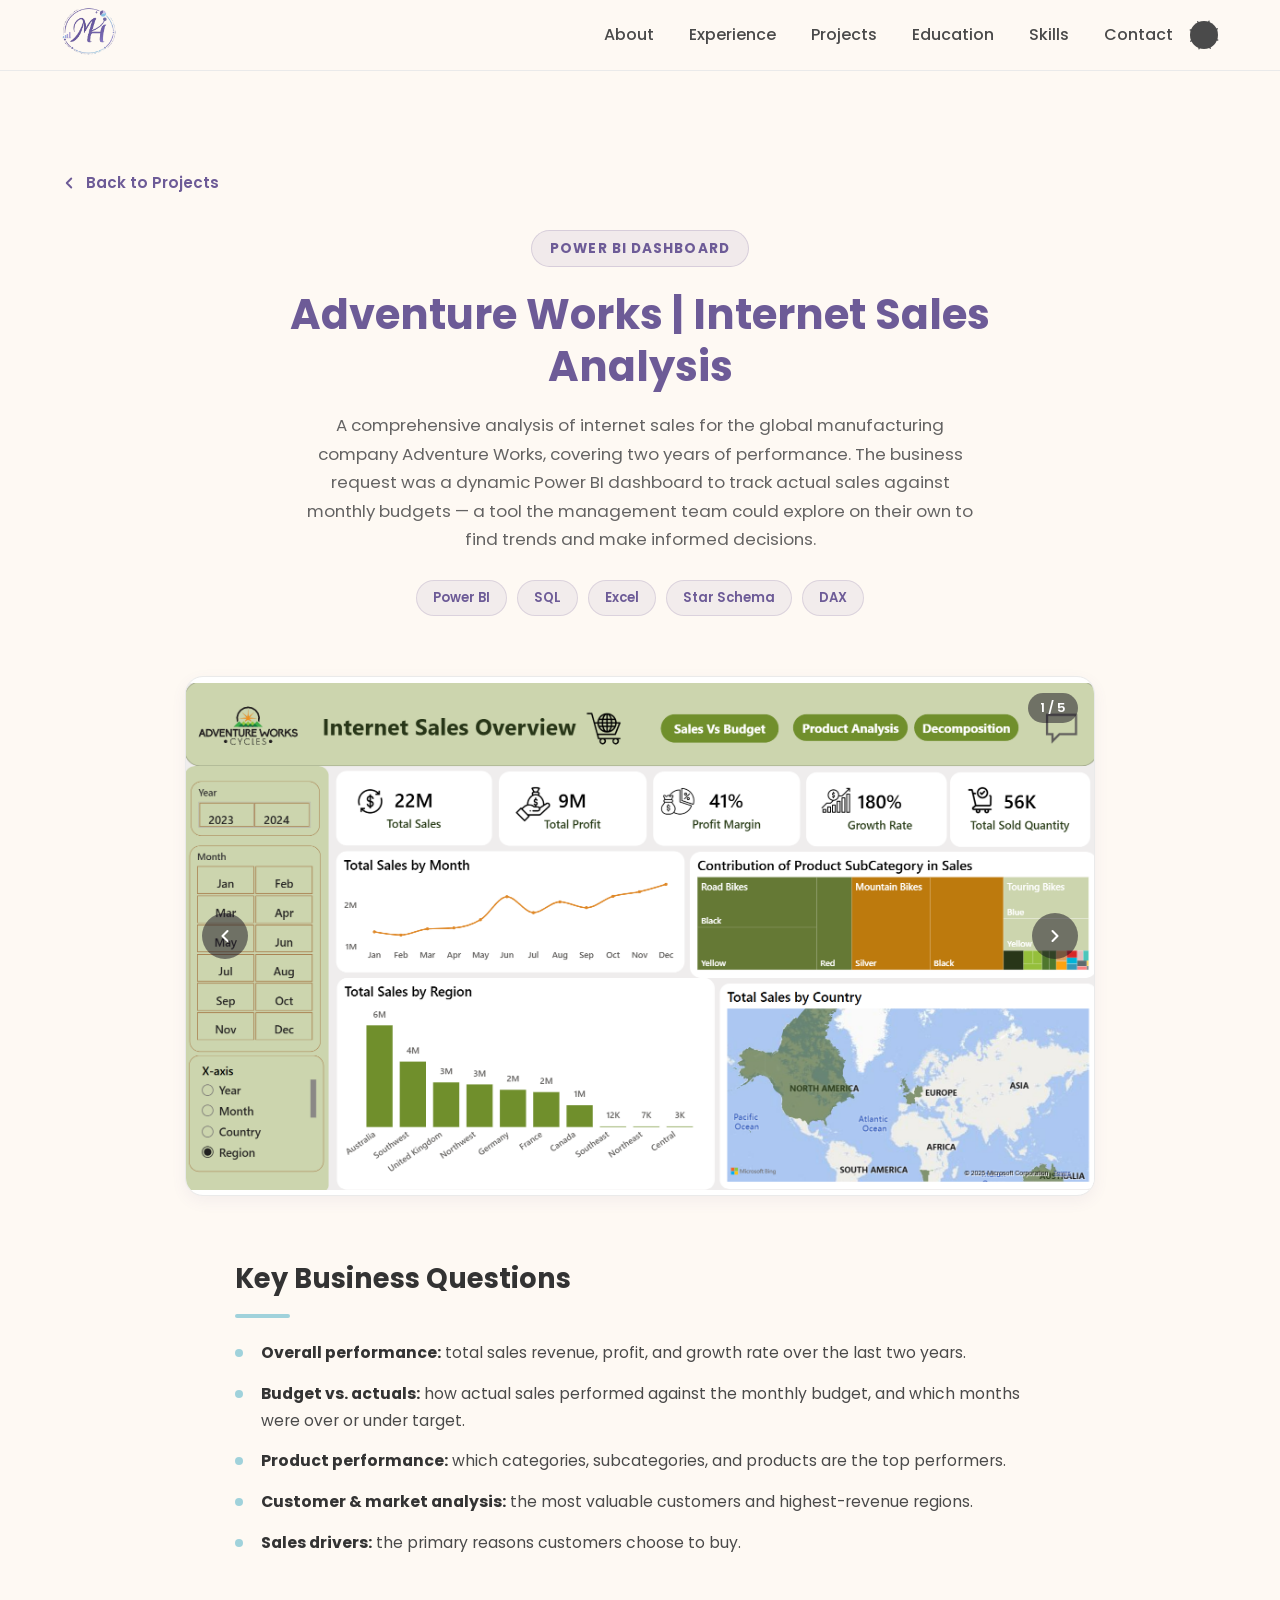
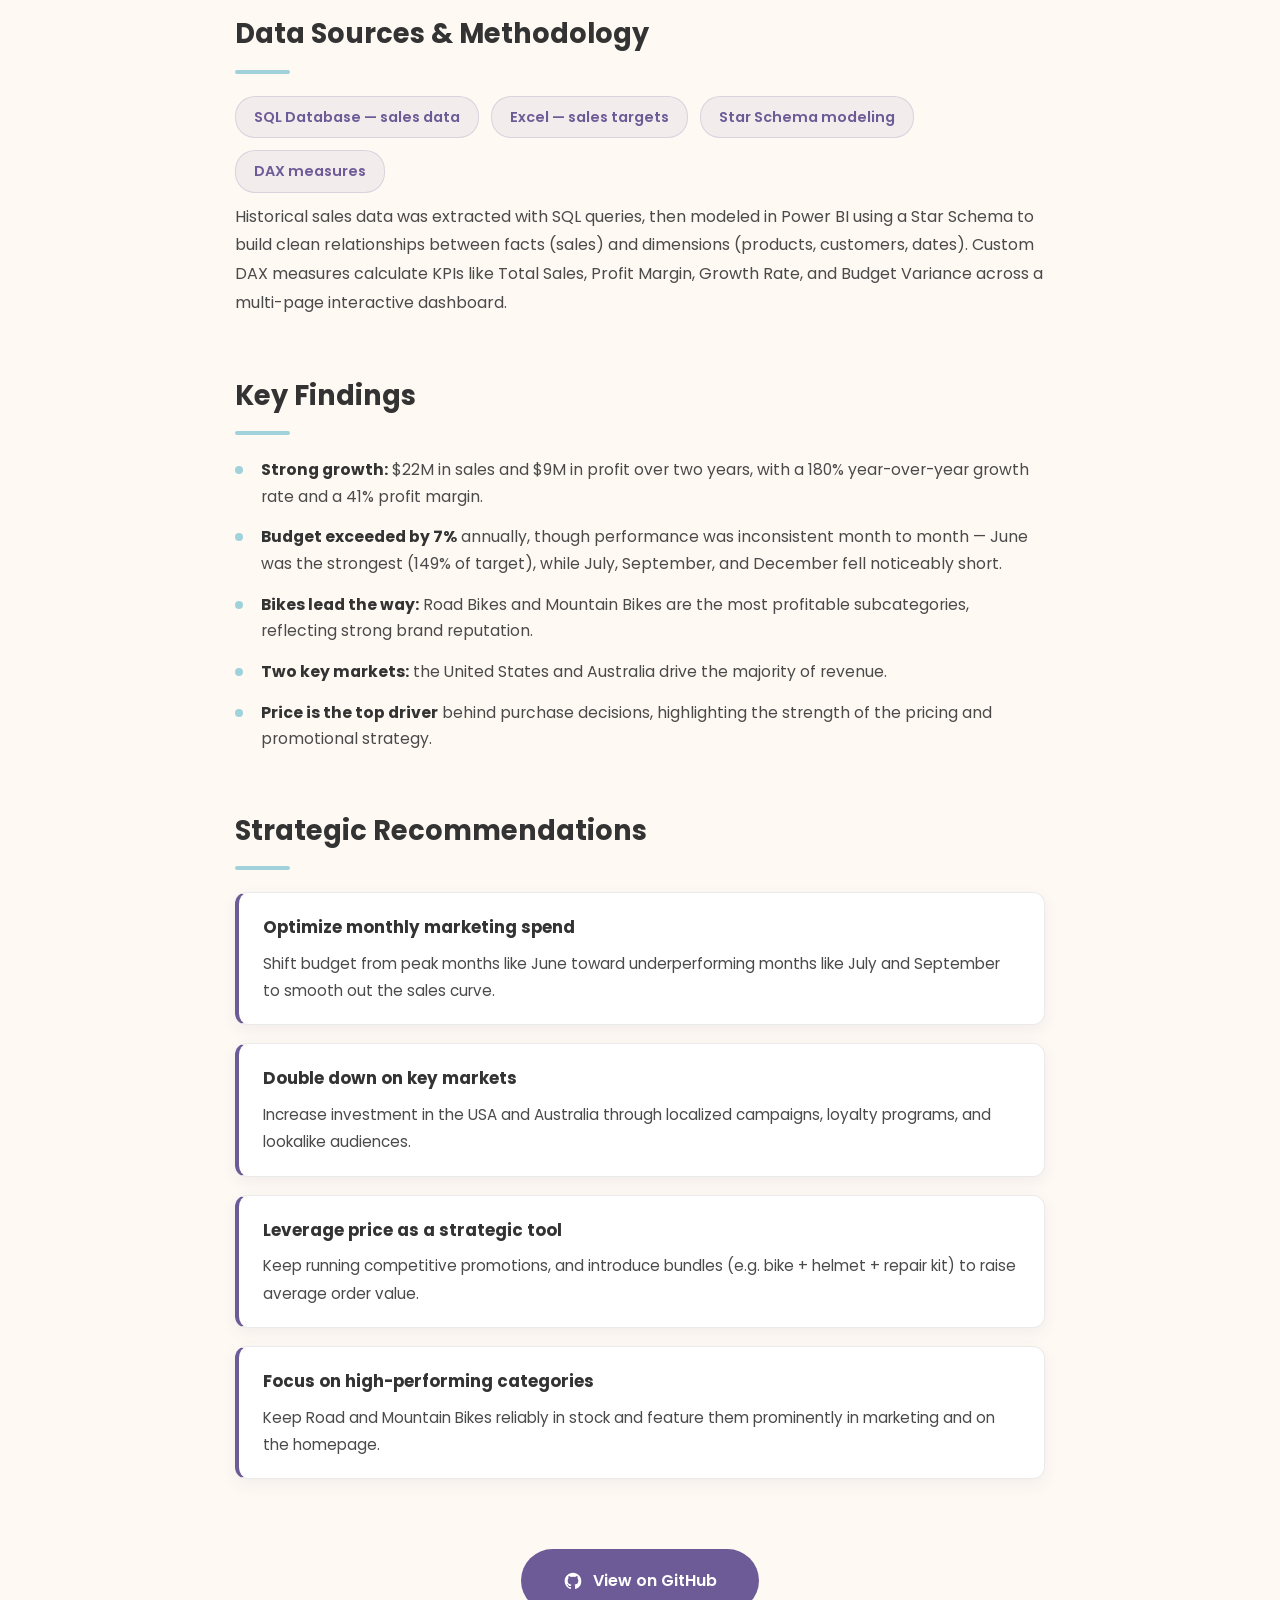
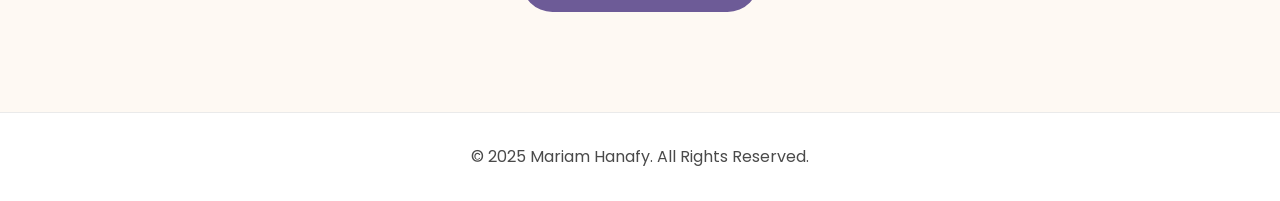
<file: projects/adventure-works.html>
<!DOCTYPE html>
<html lang="en">
<head>
    <meta charset="UTF-8">
    <meta name="viewport" content="width=device-width, initial-scale=1.0">
    <title>Adventure Works | Internet Sales Analysis | Mariam Hanafy</title>
    <link rel="icon" type="image/svg+xml" href="../logo.png">
    <link rel="stylesheet" href="../style.css">
    <link rel="preconnect" href="https://fonts.googleapis.com">
    <link rel="preconnect" href="https://fonts.gstatic.com" crossorigin>
    <link href="https://fonts.googleapis.com/css2?family=Poppins:wght@300;400;500;600;700&display=swap" rel="stylesheet">
</head>
<body>

    <header>
        <div class="container">
            <nav>
                <a href="../index.html" class="logo">
                    <img src="../logo.png" alt="Mariam Hanafy Logo">
                </a>
                <div class="nav-right">
                    <ul class="nav-links">
                        <li><a href="../index.html#about">About</a></li>
                        <li><a href="../index.html#experience">Experience</a></li>
                        <li><a href="../index.html#projects">Projects</a></li>
                        <li><a href="../index.html#education">Education</a></li>
                        <li><a href="../index.html#skills">Skills</a></li>
                        <li><a href="../index.html#contact">Contact</a></li>
                    </ul>
                    <button class="theme-toggle" id="theme-toggle" title="Toggles light & dark" aria-label="auto" aria-live="polite">
                        <svg class="sun-and-moon" aria-hidden="true" width="24" height="24" viewBox="0 0 24 24">
                            <mask class="moon" id="moon-mask"><rect x="0" y="0" width="100%" height="100%" fill="white" /><circle cx="24" cy="10" r="6" fill="black" /></mask>
                            <circle class="sun" cx="12" cy="12" r="6" mask="url(#moon-mask)" fill="currentColor" />
                            <g class="sun-beams" stroke="currentColor"><line x1="12" y1="1" x2="12" y2="3" /><line x1="12" y1="21" x2="12" y2="23" /><line x1="4.22" y1="4.22" x2="5.64" y2="5.64" /><line x1="18.36" y1="18.36" x2="19.78" y2="19.78" /><line x1="1" y1="12" x2="3" y2="12" /><line x1="21" y1="12" x2="23" y2="12" /><line x1="4.22" y1="19.78" x2="5.64" y2="18.36" /><line x1="18.36" y1="5.64" x2="19.78" y2="4.22" /></g>
                        </svg>
                    </button>
                    <button class="hamburger-btn" id="hamburger-btn" aria-label="Open menu">
                        <span></span><span></span><span></span>
                    </button>
                </div>
            </nav>
        </div>
    </header>

    <main>
        <div class="detail-back-wrap">
            <a href="../index.html#projects" class="detail-back-link">
                <svg viewBox="0 0 24 24" fill="none" stroke="currentColor" stroke-width="2.5" stroke-linecap="round" stroke-linejoin="round"><polyline points="15 18 9 12 15 6"/></svg>
                Back to Projects
            </a>
        </div>

        <section class="detail-hero">
            <span class="detail-kicker">Power BI Dashboard</span>
            <h1>Adventure Works | Internet Sales Analysis</h1>
            <p class="detail-tagline">A comprehensive analysis of internet sales for the global manufacturing company Adventure Works, covering two years of performance. The business request was a dynamic Power BI dashboard to track actual sales against monthly budgets — a tool the management team could explore on their own to find trends and make informed decisions.</p>
            <div class="detail-tags">
                <span>Power BI</span>
                <span>SQL</span>
                <span>Excel</span>
                <span>Star Schema</span>
                <span>DAX</span>
            </div>
        </section>

        <div class="detail-gallery">
            <div class="detail-carousel">
                <div class="detail-carousel-track">
                    <img src="../Adventure works project/Adventure_works_1.png" alt="Adventure Works dashboard page 1">
                    <img src="../Adventure works project/Adventure_works_2.png" alt="Adventure Works dashboard page 2">
                    <img src="../Adventure works project/Adventure_works_3.png" alt="Adventure Works dashboard page 3">
                    <img src="../Adventure works project/Adventure_works_4.png" alt="Adventure Works dashboard page 4">
                    <img src="../Adventure works project/Adventure_works_5.png" alt="Adventure Works dashboard page 5">
                </div>
                <button class="detail-carousel-btn prev" aria-label="Previous page"><svg viewBox="0 0 24 24" fill="none" stroke="currentColor" stroke-width="2.5" stroke-linecap="round" stroke-linejoin="round"><polyline points="15 18 9 12 15 6"/></svg></button>
                <button class="detail-carousel-btn next" aria-label="Next page"><svg viewBox="0 0 24 24" fill="none" stroke="currentColor" stroke-width="2.5" stroke-linecap="round" stroke-linejoin="round"><polyline points="9 18 15 12 9 6"/></svg></button>
                <div class="detail-carousel-counter">1 / 5</div>
                <div class="detail-carousel-dots">
                    <button class="detail-carousel-dot active" aria-label="Slide 1"></button>
                    <button class="detail-carousel-dot" aria-label="Slide 2"></button>
                    <button class="detail-carousel-dot" aria-label="Slide 3"></button>
                    <button class="detail-carousel-dot" aria-label="Slide 4"></button>
                    <button class="detail-carousel-dot" aria-label="Slide 5"></button>
                </div>
            </div>
        </div>

        <div class="detail-content">

            <h2>Key Business Questions</h2>
            <ul class="detail-list">
                <li><strong>Overall performance:</strong> total sales revenue, profit, and growth rate over the last two years.</li>
                <li><strong>Budget vs. actuals:</strong> how actual sales performed against the monthly budget, and which months were over or under target.</li>
                <li><strong>Product performance:</strong> which categories, subcategories, and products are the top performers.</li>
                <li><strong>Customer & market analysis:</strong> the most valuable customers and highest-revenue regions.</li>
                <li><strong>Sales drivers:</strong> the primary reasons customers choose to buy.</li>
            </ul>

            <h2>Data Sources & Methodology</h2>
            <div class="detail-tools-row">
                <span>SQL Database — sales data</span>
                <span>Excel — sales targets</span>
                <span>Star Schema modeling</span>
                <span>DAX measures</span>
            </div>
            <p>Historical sales data was extracted with SQL queries, then modeled in Power BI using a Star Schema to build clean relationships between facts (sales) and dimensions (products, customers, dates). Custom DAX measures calculate KPIs like Total Sales, Profit Margin, Growth Rate, and Budget Variance across a multi-page interactive dashboard.</p>

            <h2>Key Findings</h2>
            <ul class="detail-list">
                <li><strong>Strong growth:</strong> $22M in sales and $9M in profit over two years, with a 180% year-over-year growth rate and a 41% profit margin.</li>
                <li><strong>Budget exceeded by 7%</strong> annually, though performance was inconsistent month to month — June was the strongest (149% of target), while July, September, and December fell noticeably short.</li>
                <li><strong>Bikes lead the way:</strong> Road Bikes and Mountain Bikes are the most profitable subcategories, reflecting strong brand reputation.</li>
                <li><strong>Two key markets:</strong> the United States and Australia drive the majority of revenue.</li>
                <li><strong>Price is the top driver</strong> behind purchase decisions, highlighting the strength of the pricing and promotional strategy.</li>
            </ul>

            <h2>Strategic Recommendations</h2>
            <div class="detail-recommend-list">
                <div class="detail-recommend-item">
                    <h4>Optimize monthly marketing spend</h4>
                    <p>Shift budget from peak months like June toward underperforming months like July and September to smooth out the sales curve.</p>
                </div>
                <div class="detail-recommend-item">
                    <h4>Double down on key markets</h4>
                    <p>Increase investment in the USA and Australia through localized campaigns, loyalty programs, and lookalike audiences.</p>
                </div>
                <div class="detail-recommend-item">
                    <h4>Leverage price as a strategic tool</h4>
                    <p>Keep running competitive promotions, and introduce bundles (e.g. bike + helmet + repair kit) to raise average order value.</p>
                </div>
                <div class="detail-recommend-item">
                    <h4>Focus on high-performing categories</h4>
                    <p>Keep Road and Mountain Bikes reliably in stock and feature them prominently in marketing and on the homepage.</p>
                </div>
            </div>

        </div>

        <div class="detail-cta">
            <a href="https://github.com/MariamHanafy14/Adventure-works-sales-target-analysis/blob/main/README.md" target="_blank" class="detail-github-btn">
                <svg viewBox="0 0 24 24" fill="currentColor"><path d="M12 2C6.477 2 2 6.484 2 12.017c0 4.425 2.865 8.18 6.839 9.504.5.092.682-.217.682-.483 0-.237-.008-.868-.013-1.703-2.782.605-3.369-1.343-3.369-1.343-.454-1.158-1.11-1.466-1.11-1.466-.908-.62.069-.608.069-.608 1.003.07 1.531 1.032 1.531 1.032.892 1.53 2.341 1.088 2.91.832.092-.647.35-1.088.636-1.338-2.22-.253-4.555-1.113-4.555-4.951 0-1.093.39-1.988 1.029-2.688-.103-.253-.446-1.272.098-2.65 0 0 .84-.27 2.75 1.026A9.564 9.564 0 0 1 12 6.844a9.59 9.59 0 0 1 2.504.337c1.909-1.296 2.747-1.027 2.747-1.027.546 1.379.202 2.398.1 2.651.64.7 1.028 1.595 1.028 2.688 0 3.848-2.339 4.695-4.566 4.943.359.309.678.92.678 1.855 0 1.338-.012 2.419-.012 2.747 0 .268.18.58.688.482A10.02 10.02 0 0 0 22 12.017C22 6.484 17.522 2 12 2z"/></svg>
                View on GitHub
            </a>
        </div>
    </main>

    <footer>
        <div class="container">
            <p>&copy; 2025 Mariam Hanafy. All Rights Reserved.</p>
        </div>
    </footer>

    <script src="../script.js"></script>
</body>
</html>
</file>
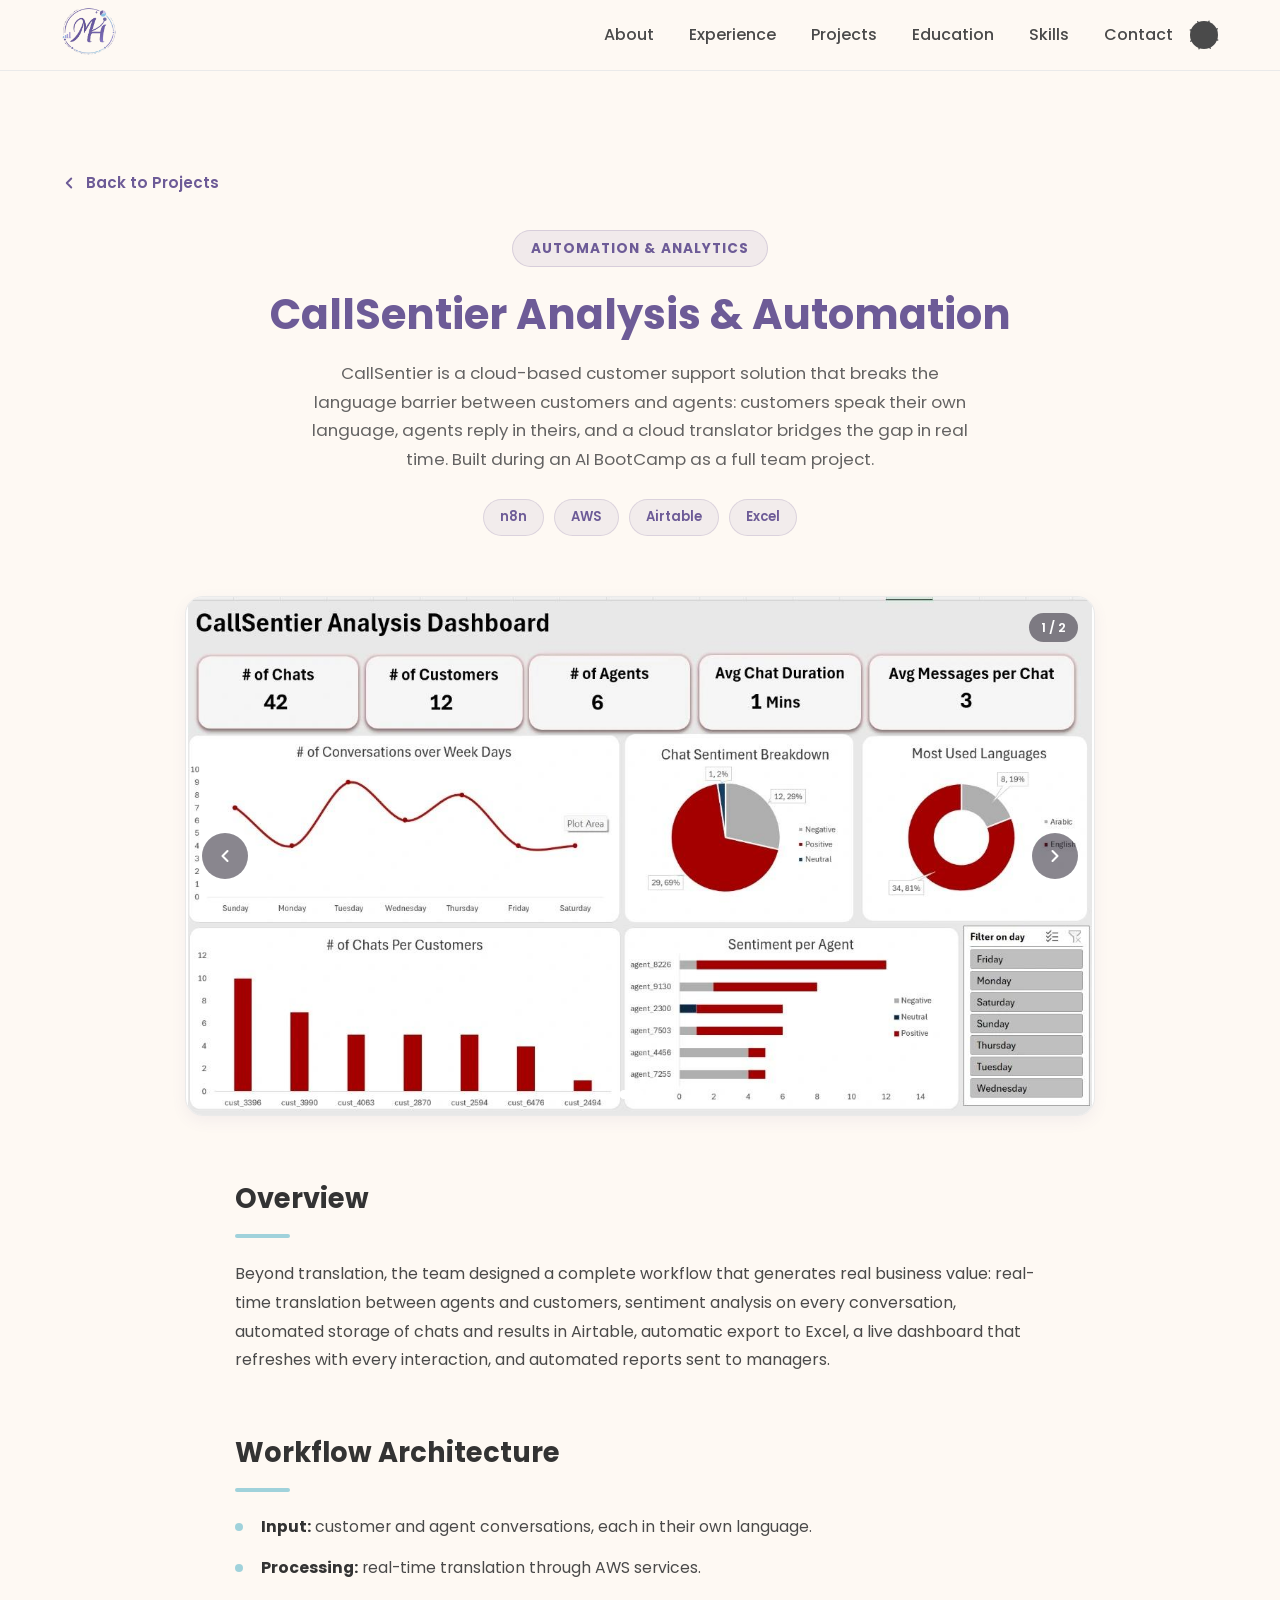
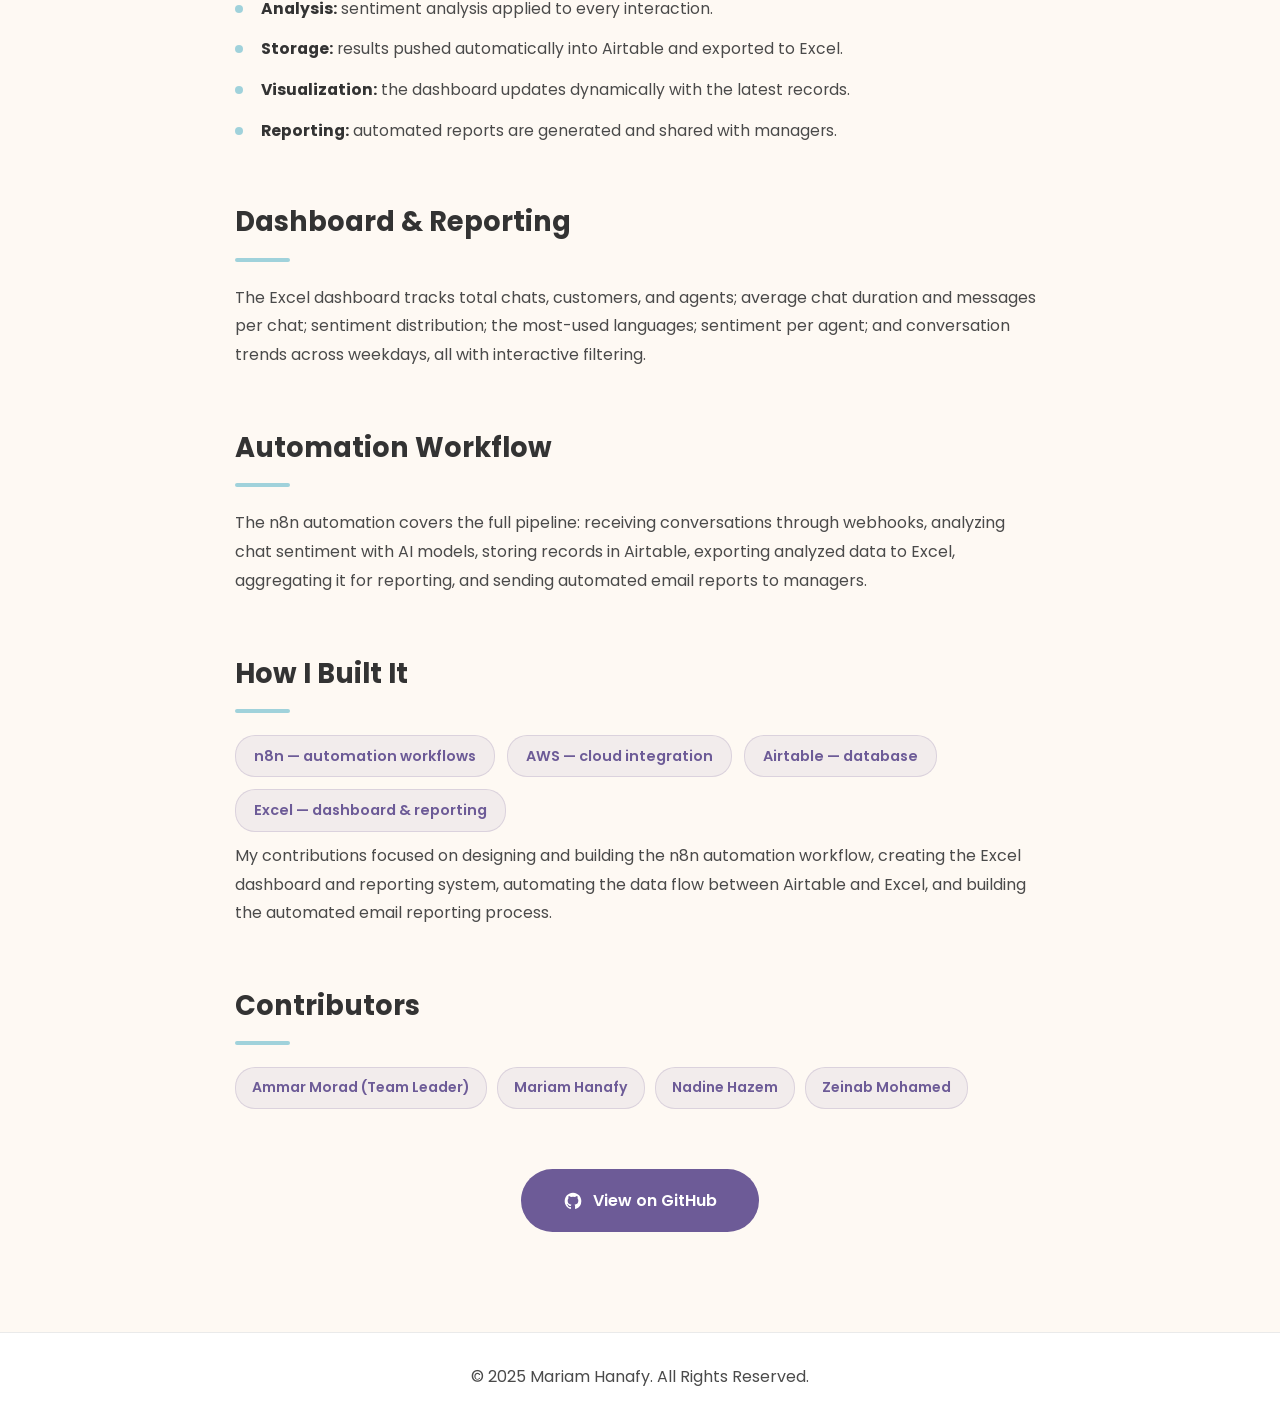
<file: projects/callsentier.html>
<!DOCTYPE html>
<html lang="en">
<head>
    <meta charset="UTF-8">
    <meta name="viewport" content="width=device-width, initial-scale=1.0">
    <title>CallSentier Analysis & Automation | Mariam Hanafy</title>
    <link rel="icon" type="image/svg+xml" href="../logo.png">
    <link rel="stylesheet" href="../style.css">
    <link rel="preconnect" href="https://fonts.googleapis.com">
    <link rel="preconnect" href="https://fonts.gstatic.com" crossorigin>
    <link href="https://fonts.googleapis.com/css2?family=Poppins:wght@300;400;500;600;700&display=swap" rel="stylesheet">
</head>
<body>

    <header>
        <div class="container">
            <nav>
                <a href="../index.html" class="logo">
                    <img src="../logo.png" alt="Mariam Hanafy Logo">
                </a>
                <div class="nav-right">
                    <ul class="nav-links">
                        <li><a href="../index.html#about">About</a></li>
                        <li><a href="../index.html#experience">Experience</a></li>
                        <li><a href="../index.html#projects">Projects</a></li>
                        <li><a href="../index.html#education">Education</a></li>
                        <li><a href="../index.html#skills">Skills</a></li>
                        <li><a href="../index.html#contact">Contact</a></li>
                    </ul>
                    <button class="theme-toggle" id="theme-toggle" title="Toggles light & dark" aria-label="auto" aria-live="polite">
                        <svg class="sun-and-moon" aria-hidden="true" width="24" height="24" viewBox="0 0 24 24">
                            <mask class="moon" id="moon-mask"><rect x="0" y="0" width="100%" height="100%" fill="white" /><circle cx="24" cy="10" r="6" fill="black" /></mask>
                            <circle class="sun" cx="12" cy="12" r="6" mask="url(#moon-mask)" fill="currentColor" />
                            <g class="sun-beams" stroke="currentColor"><line x1="12" y1="1" x2="12" y2="3" /><line x1="12" y1="21" x2="12" y2="23" /><line x1="4.22" y1="4.22" x2="5.64" y2="5.64" /><line x1="18.36" y1="18.36" x2="19.78" y2="19.78" /><line x1="1" y1="12" x2="3" y2="12" /><line x1="21" y1="12" x2="23" y2="12" /><line x1="4.22" y1="19.78" x2="5.64" y2="18.36" /><line x1="18.36" y1="5.64" x2="19.78" y2="4.22" /></g>
                        </svg>
                    </button>
                    <button class="hamburger-btn" id="hamburger-btn" aria-label="Open menu">
                        <span></span><span></span><span></span>
                    </button>
                </div>
            </nav>
        </div>
    </header>

    <main>
        <div class="detail-back-wrap">
            <a href="../index.html#projects" class="detail-back-link">
                <svg viewBox="0 0 24 24" fill="none" stroke="currentColor" stroke-width="2.5" stroke-linecap="round" stroke-linejoin="round"><polyline points="15 18 9 12 15 6"/></svg>
                Back to Projects
            </a>
        </div>

        <section class="detail-hero">
            <span class="detail-kicker">Automation & Analytics</span>
            <h1>CallSentier Analysis & Automation</h1>
            <p class="detail-tagline">CallSentier is a cloud-based customer support solution that breaks the language barrier between customers and agents: customers speak their own language, agents reply in theirs, and a cloud translator bridges the gap in real time. Built during an AI BootCamp as a full team project.</p>
            <div class="detail-tags">
                <span>n8n</span>
                <span>AWS</span>
                <span>Airtable</span>
                <span>Excel</span>
            </div>
        </section>

        <div class="detail-gallery">
            <div class="detail-carousel">
                <div class="detail-carousel-track">
                    <img src="../Call Sentier project/Call_Sentier_1.png" alt="CallSentier Excel Dashboard">
                    <img src="../Call Sentier project/CallSentier Automation Work Flow.png" alt="CallSentier n8n Automation Workflow">
                </div>
                <button class="detail-carousel-btn prev" aria-label="Previous page"><svg viewBox="0 0 24 24" fill="none" stroke="currentColor" stroke-width="2.5" stroke-linecap="round" stroke-linejoin="round"><polyline points="15 18 9 12 15 6"/></svg></button>
                <button class="detail-carousel-btn next" aria-label="Next page"><svg viewBox="0 0 24 24" fill="none" stroke="currentColor" stroke-width="2.5" stroke-linecap="round" stroke-linejoin="round"><polyline points="9 18 15 12 9 6"/></svg></button>
                <div class="detail-carousel-counter">1 / 2</div>
                <div class="detail-carousel-dots">
                    <button class="detail-carousel-dot active" aria-label="Slide 1"></button>
                    <button class="detail-carousel-dot" aria-label="Slide 2"></button>
                </div>
            </div>
        </div>

        <div class="detail-content">

            <h2>Overview</h2>
            <p>Beyond translation, the team designed a complete workflow that generates real business value: real-time translation between agents and customers, sentiment analysis on every conversation, automated storage of chats and results in Airtable, automatic export to Excel, a live dashboard that refreshes with every interaction, and automated reports sent to managers.</p>

            <h2>Workflow Architecture</h2>
            <ul class="detail-list">
                <li><strong>Input:</strong> customer and agent conversations, each in their own language.</li>
                <li><strong>Processing:</strong> real-time translation through AWS services.</li>
                <li><strong>Analysis:</strong> sentiment analysis applied to every interaction.</li>
                <li><strong>Storage:</strong> results pushed automatically into Airtable and exported to Excel.</li>
                <li><strong>Visualization:</strong> the dashboard updates dynamically with the latest records.</li>
                <li><strong>Reporting:</strong> automated reports are generated and shared with managers.</li>
            </ul>

            <h2>Dashboard & Reporting</h2>
            <p>The Excel dashboard tracks total chats, customers, and agents; average chat duration and messages per chat; sentiment distribution; the most-used languages; sentiment per agent; and conversation trends across weekdays, all with interactive filtering.</p>

            <h2>Automation Workflow</h2>
            <p>The n8n automation covers the full pipeline: receiving conversations through webhooks, analyzing chat sentiment with AI models, storing records in Airtable, exporting analyzed data to Excel, aggregating it for reporting, and sending automated email reports to managers.</p>

            <h2>How I Built It</h2>
            <div class="detail-tools-row">
                <span>n8n — automation workflows</span>
                <span>AWS — cloud integration</span>
                <span>Airtable — database</span>
                <span>Excel — dashboard & reporting</span>
            </div>
            <p>My contributions focused on designing and building the n8n automation workflow, creating the Excel dashboard and reporting system, automating the data flow between Airtable and Excel, and building the automated email reporting process.</p>

            <h2>Contributors</h2>
            <ul class="detail-contributors">
                <li><a href="https://github.com/ammarmorad24" target="_blank">Ammar Morad (Team Leader)</a></li>
                <li><a href="https://github.com/MariamHanafy14" target="_blank">Mariam Hanafy</a></li>
                <li><a href="https://github.com/Nadine305" target="_blank">Nadine Hazem</a></li>
                <li><a href="https://github.com/zeinab-mohamed0" target="_blank">Zeinab Mohamed</a></li>
            </ul>

        </div>

        <div class="detail-cta">
            <a href="https://github.com/MariamHanafy14/CallSentier-Analysis-Automation/blob/main/README.md" target="_blank" class="detail-github-btn">
                <svg viewBox="0 0 24 24" fill="currentColor"><path d="M12 2C6.477 2 2 6.484 2 12.017c0 4.425 2.865 8.18 6.839 9.504.5.092.682-.217.682-.483 0-.237-.008-.868-.013-1.703-2.782.605-3.369-1.343-3.369-1.343-.454-1.158-1.11-1.466-1.11-1.466-.908-.62.069-.608.069-.608 1.003.07 1.531 1.032 1.531 1.032.892 1.53 2.341 1.088 2.91.832.092-.647.35-1.088.636-1.338-2.22-.253-4.555-1.113-4.555-4.951 0-1.093.39-1.988 1.029-2.688-.103-.253-.446-1.272.098-2.65 0 0 .84-.27 2.75 1.026A9.564 9.564 0 0 1 12 6.844a9.59 9.59 0 0 1 2.504.337c1.909-1.296 2.747-1.027 2.747-1.027.546 1.379.202 2.398.1 2.651.64.7 1.028 1.595 1.028 2.688 0 3.848-2.339 4.695-4.566 4.943.359.309.678.92.678 1.855 0 1.338-.012 2.419-.012 2.747 0 .268.18.58.688.482A10.02 10.02 0 0 0 22 12.017C22 6.484 17.522 2 12 2z"/></svg>
                View on GitHub
            </a>
        </div>
    </main>

    <footer>
        <div class="container">
            <p>&copy; 2025 Mariam Hanafy. All Rights Reserved.</p>
        </div>
    </footer>

    <script src="../script.js"></script>
</body>
</html>
</file>
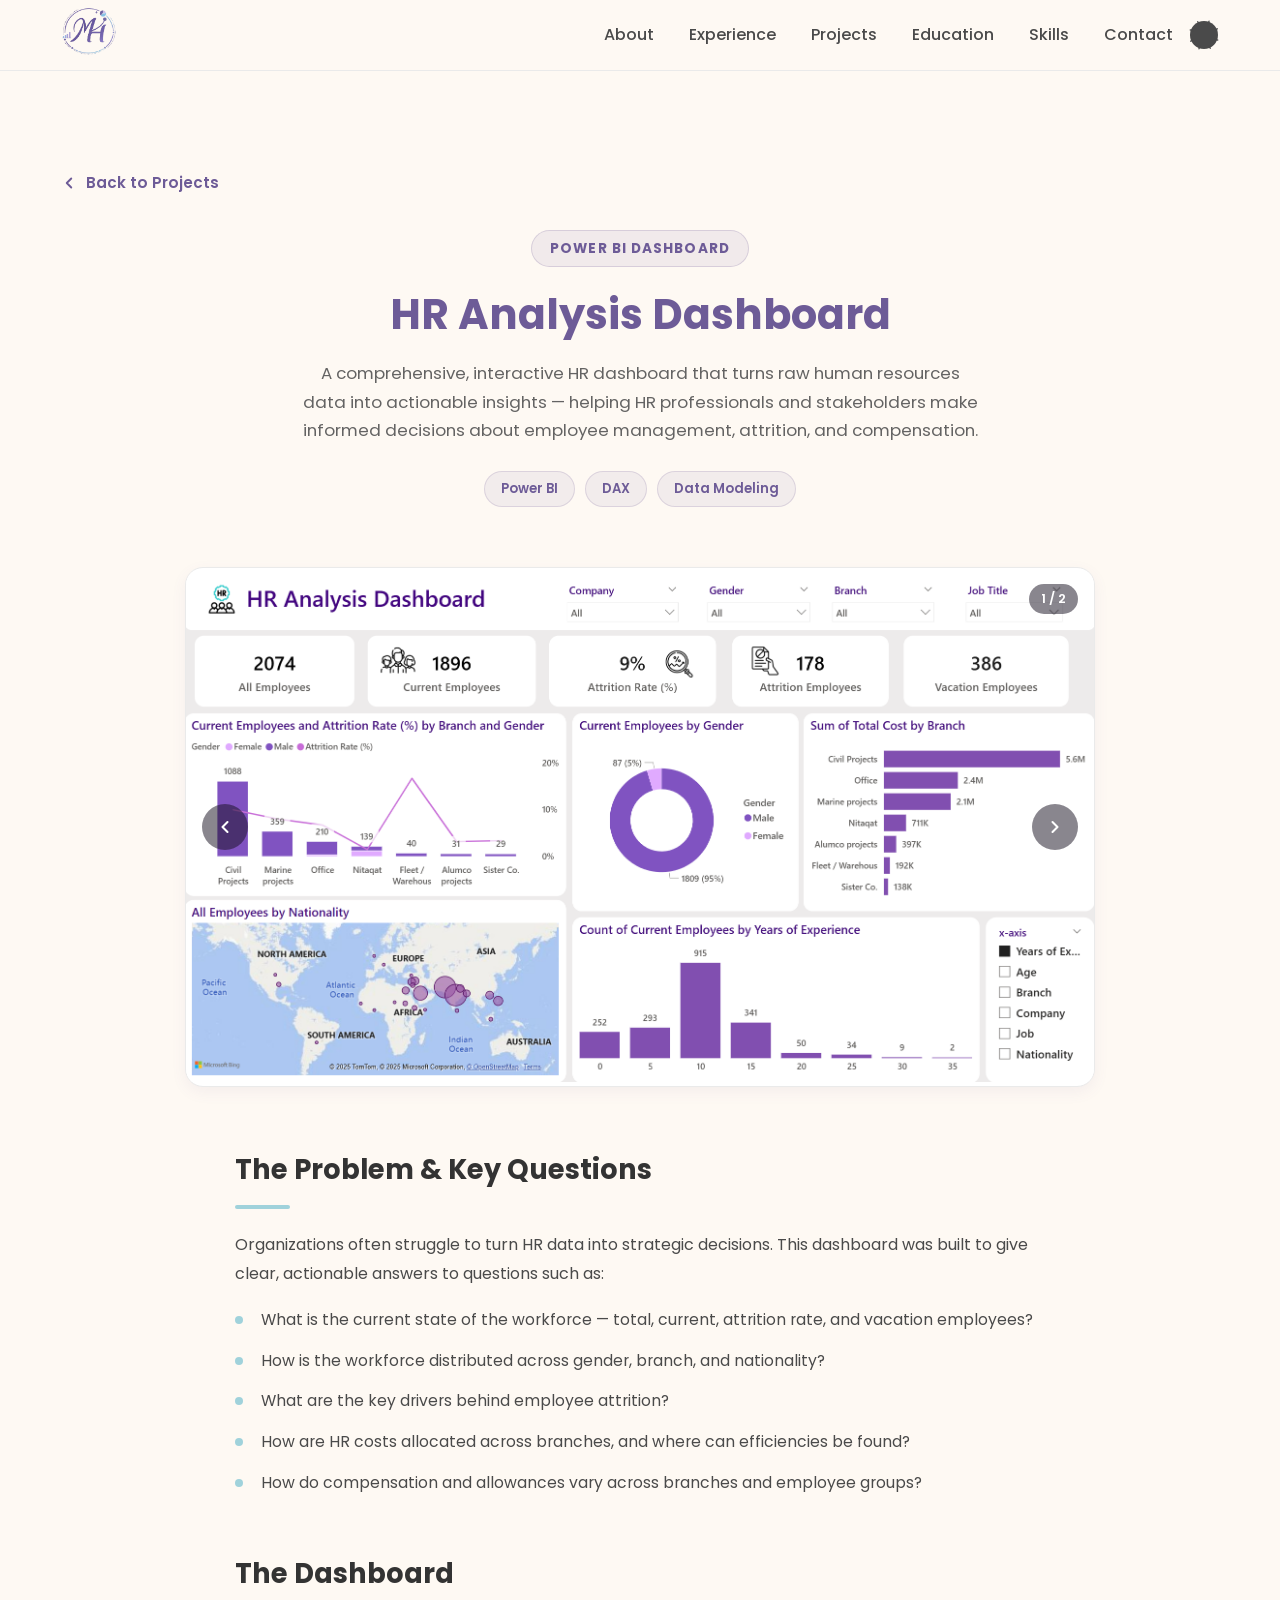
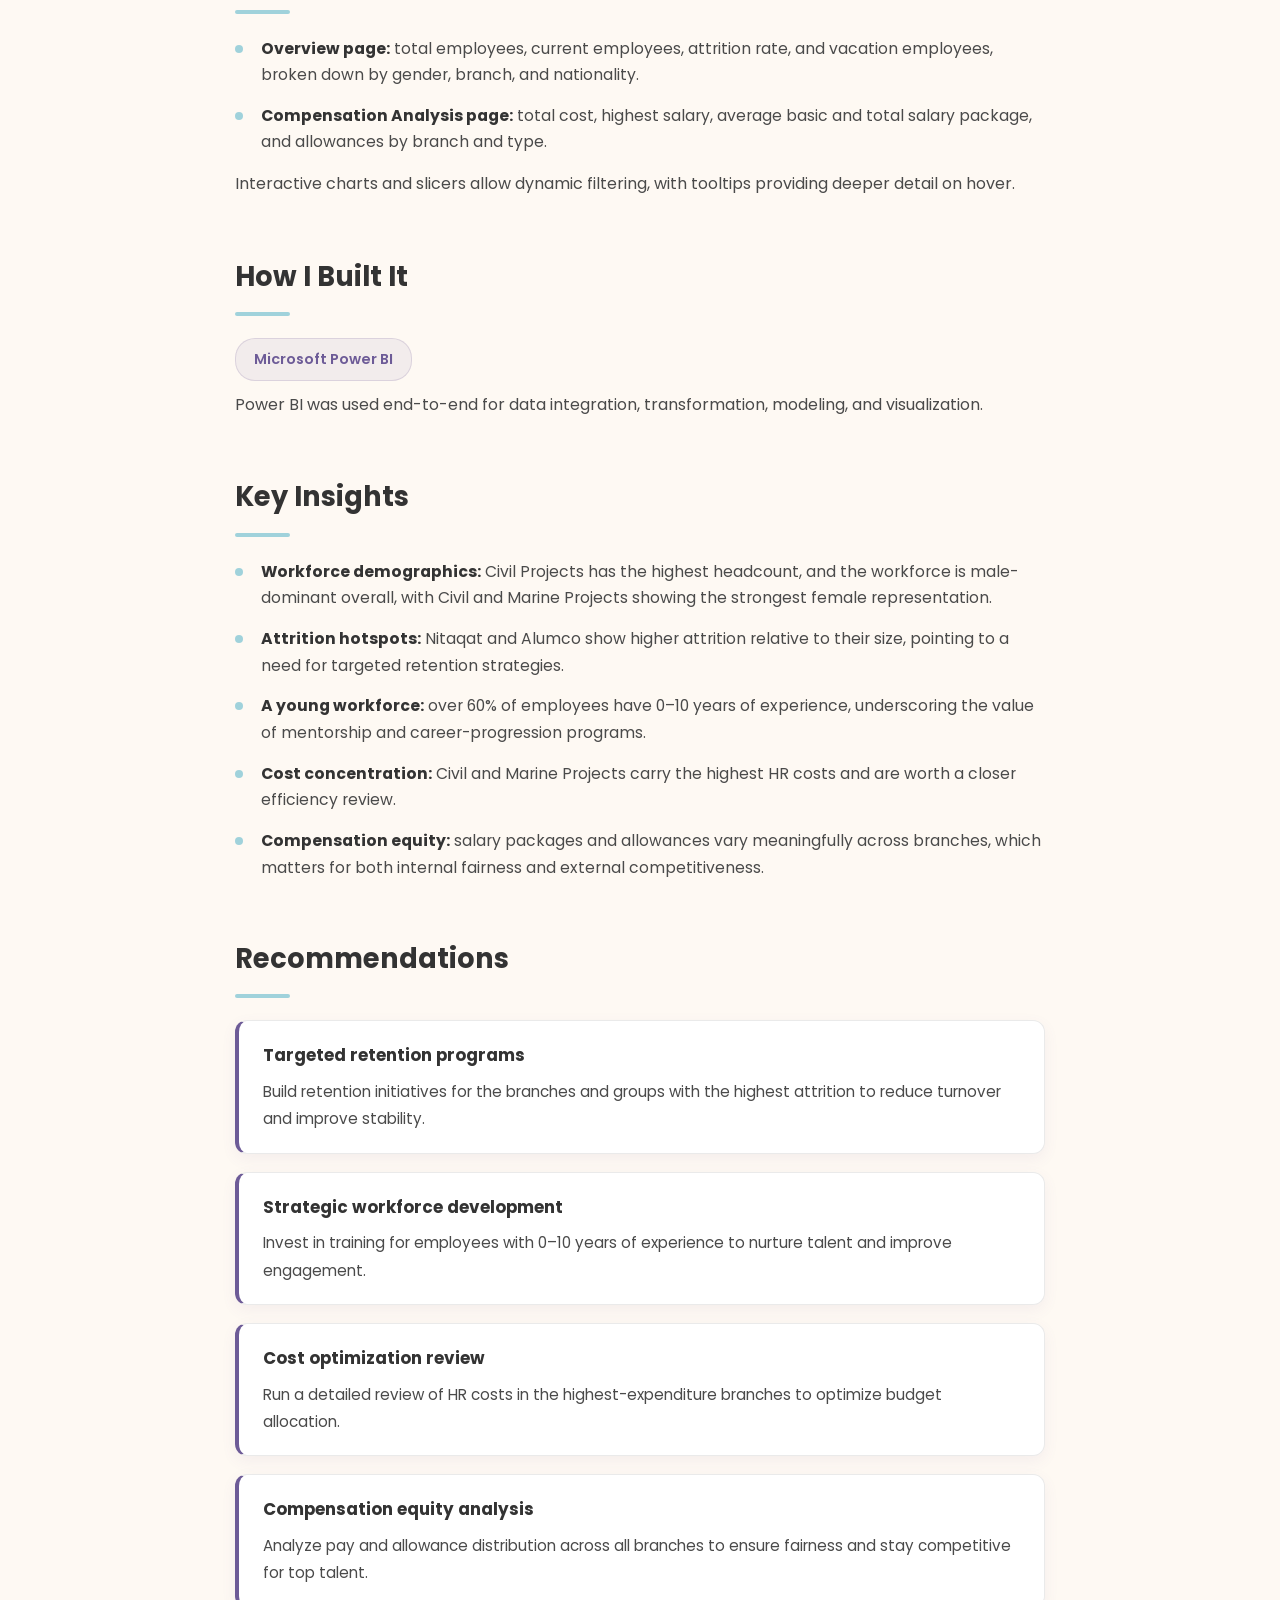
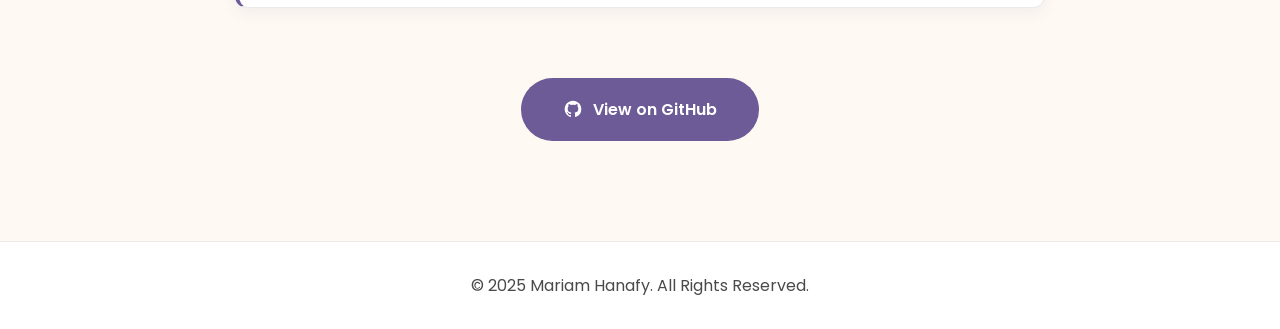
<file: projects/hr-analysis.html>
<!DOCTYPE html>
<html lang="en">
<head>
    <meta charset="UTF-8">
    <meta name="viewport" content="width=device-width, initial-scale=1.0">
    <title>HR Analysis Dashboard | Mariam Hanafy</title>
    <link rel="icon" type="image/svg+xml" href="../logo.png">
    <link rel="stylesheet" href="../style.css">
    <link rel="preconnect" href="https://fonts.googleapis.com">
    <link rel="preconnect" href="https://fonts.gstatic.com" crossorigin>
    <link href="https://fonts.googleapis.com/css2?family=Poppins:wght@300;400;500;600;700&display=swap" rel="stylesheet">
</head>
<body>

    <header>
        <div class="container">
            <nav>
                <a href="../index.html" class="logo">
                    <img src="../logo.png" alt="Mariam Hanafy Logo">
                </a>
                <div class="nav-right">
                    <ul class="nav-links">
                        <li><a href="../index.html#about">About</a></li>
                        <li><a href="../index.html#experience">Experience</a></li>
                        <li><a href="../index.html#projects">Projects</a></li>
                        <li><a href="../index.html#education">Education</a></li>
                        <li><a href="../index.html#skills">Skills</a></li>
                        <li><a href="../index.html#contact">Contact</a></li>
                    </ul>
                    <button class="theme-toggle" id="theme-toggle" title="Toggles light & dark" aria-label="auto" aria-live="polite">
                        <svg class="sun-and-moon" aria-hidden="true" width="24" height="24" viewBox="0 0 24 24">
                            <mask class="moon" id="moon-mask"><rect x="0" y="0" width="100%" height="100%" fill="white" /><circle cx="24" cy="10" r="6" fill="black" /></mask>
                            <circle class="sun" cx="12" cy="12" r="6" mask="url(#moon-mask)" fill="currentColor" />
                            <g class="sun-beams" stroke="currentColor"><line x1="12" y1="1" x2="12" y2="3" /><line x1="12" y1="21" x2="12" y2="23" /><line x1="4.22" y1="4.22" x2="5.64" y2="5.64" /><line x1="18.36" y1="18.36" x2="19.78" y2="19.78" /><line x1="1" y1="12" x2="3" y2="12" /><line x1="21" y1="12" x2="23" y2="12" /><line x1="4.22" y1="19.78" x2="5.64" y2="18.36" /><line x1="18.36" y1="5.64" x2="19.78" y2="4.22" /></g>
                        </svg>
                    </button>
                    <button class="hamburger-btn" id="hamburger-btn" aria-label="Open menu">
                        <span></span><span></span><span></span>
                    </button>
                </div>
            </nav>
        </div>
    </header>

    <main>
        <div class="detail-back-wrap">
            <a href="../index.html#projects" class="detail-back-link">
                <svg viewBox="0 0 24 24" fill="none" stroke="currentColor" stroke-width="2.5" stroke-linecap="round" stroke-linejoin="round"><polyline points="15 18 9 12 15 6"/></svg>
                Back to Projects
            </a>
        </div>

        <section class="detail-hero">
            <span class="detail-kicker">Power BI Dashboard</span>
            <h1>HR Analysis Dashboard</h1>
            <p class="detail-tagline">A comprehensive, interactive HR dashboard that turns raw human resources data into actionable insights — helping HR professionals and stakeholders make informed decisions about employee management, attrition, and compensation.</p>
            <div class="detail-tags">
                <span>Power BI</span>
                <span>DAX</span>
                <span>Data Modeling</span>
            </div>
        </section>

        <div class="detail-gallery">
            <div class="detail-carousel">
                <div class="detail-carousel-track">
                    <img src="../HR project/HR_1.png" alt="HR Analysis Dashboard - Overview page">
                    <img src="../HR project/HR_2.png" alt="HR Analysis Dashboard - Compensation Analysis page">
                </div>
                <button class="detail-carousel-btn prev" aria-label="Previous page"><svg viewBox="0 0 24 24" fill="none" stroke="currentColor" stroke-width="2.5" stroke-linecap="round" stroke-linejoin="round"><polyline points="15 18 9 12 15 6"/></svg></button>
                <button class="detail-carousel-btn next" aria-label="Next page"><svg viewBox="0 0 24 24" fill="none" stroke="currentColor" stroke-width="2.5" stroke-linecap="round" stroke-linejoin="round"><polyline points="9 18 15 12 9 6"/></svg></button>
                <div class="detail-carousel-counter">1 / 2</div>
                <div class="detail-carousel-dots">
                    <button class="detail-carousel-dot active" aria-label="Slide 1"></button>
                    <button class="detail-carousel-dot" aria-label="Slide 2"></button>
                </div>
            </div>
        </div>

        <div class="detail-content">

            <h2>The Problem & Key Questions</h2>
            <p>Organizations often struggle to turn HR data into strategic decisions. This dashboard was built to give clear, actionable answers to questions such as:</p>
            <ul class="detail-list">
                <li>What is the current state of the workforce — total, current, attrition rate, and vacation employees?</li>
                <li>How is the workforce distributed across gender, branch, and nationality?</li>
                <li>What are the key drivers behind employee attrition?</li>
                <li>How are HR costs allocated across branches, and where can efficiencies be found?</li>
                <li>How do compensation and allowances vary across branches and employee groups?</li>
            </ul>

            <h2>The Dashboard</h2>
            <ul class="detail-list">
                <li><strong>Overview page:</strong> total employees, current employees, attrition rate, and vacation employees, broken down by gender, branch, and nationality.</li>
                <li><strong>Compensation Analysis page:</strong> total cost, highest salary, average basic and total salary package, and allowances by branch and type.</li>
            </ul>
            <p>Interactive charts and slicers allow dynamic filtering, with tooltips providing deeper detail on hover.</p>

            <h2>How I Built It</h2>
            <div class="detail-tools-row">
                <span>Microsoft Power BI</span>
            </div>
            <p>Power BI was used end-to-end for data integration, transformation, modeling, and visualization.</p>

            <h2>Key Insights</h2>
            <ul class="detail-list">
                <li><strong>Workforce demographics:</strong> Civil Projects has the highest headcount, and the workforce is male-dominant overall, with Civil and Marine Projects showing the strongest female representation.</li>
                <li><strong>Attrition hotspots:</strong> Nitaqat and Alumco show higher attrition relative to their size, pointing to a need for targeted retention strategies.</li>
                <li><strong>A young workforce:</strong> over 60% of employees have 0–10 years of experience, underscoring the value of mentorship and career-progression programs.</li>
                <li><strong>Cost concentration:</strong> Civil and Marine Projects carry the highest HR costs and are worth a closer efficiency review.</li>
                <li><strong>Compensation equity:</strong> salary packages and allowances vary meaningfully across branches, which matters for both internal fairness and external competitiveness.</li>
            </ul>

            <h2>Recommendations</h2>
            <div class="detail-recommend-list">
                <div class="detail-recommend-item">
                    <h4>Targeted retention programs</h4>
                    <p>Build retention initiatives for the branches and groups with the highest attrition to reduce turnover and improve stability.</p>
                </div>
                <div class="detail-recommend-item">
                    <h4>Strategic workforce development</h4>
                    <p>Invest in training for employees with 0–10 years of experience to nurture talent and improve engagement.</p>
                </div>
                <div class="detail-recommend-item">
                    <h4>Cost optimization review</h4>
                    <p>Run a detailed review of HR costs in the highest-expenditure branches to optimize budget allocation.</p>
                </div>
                <div class="detail-recommend-item">
                    <h4>Compensation equity analysis</h4>
                    <p>Analyze pay and allowance distribution across all branches to ensure fairness and stay competitive for top talent.</p>
                </div>
            </div>

        </div>

        <div class="detail-cta">
            <a href="https://github.com/MariamHanafy14/HR-Analysis-Dasboard/blob/main/README.md" target="_blank" class="detail-github-btn">
                <svg viewBox="0 0 24 24" fill="currentColor"><path d="M12 2C6.477 2 2 6.484 2 12.017c0 4.425 2.865 8.18 6.839 9.504.5.092.682-.217.682-.483 0-.237-.008-.868-.013-1.703-2.782.605-3.369-1.343-3.369-1.343-.454-1.158-1.11-1.466-1.11-1.466-.908-.62.069-.608.069-.608 1.003.07 1.531 1.032 1.531 1.032.892 1.53 2.341 1.088 2.91.832.092-.647.35-1.088.636-1.338-2.22-.253-4.555-1.113-4.555-4.951 0-1.093.39-1.988 1.029-2.688-.103-.253-.446-1.272.098-2.65 0 0 .84-.27 2.75 1.026A9.564 9.564 0 0 1 12 6.844a9.59 9.59 0 0 1 2.504.337c1.909-1.296 2.747-1.027 2.747-1.027.546 1.379.202 2.398.1 2.651.64.7 1.028 1.595 1.028 2.688 0 3.848-2.339 4.695-4.566 4.943.359.309.678.92.678 1.855 0 1.338-.012 2.419-.012 2.747 0 .268.18.58.688.482A10.02 10.02 0 0 0 22 12.017C22 6.484 17.522 2 12 2z"/></svg>
                View on GitHub
            </a>
        </div>
    </main>

    <footer>
        <div class="container">
            <p>&copy; 2025 Mariam Hanafy. All Rights Reserved.</p>
        </div>
    </footer>

    <script src="../script.js"></script>
</body>
</html>
</file>
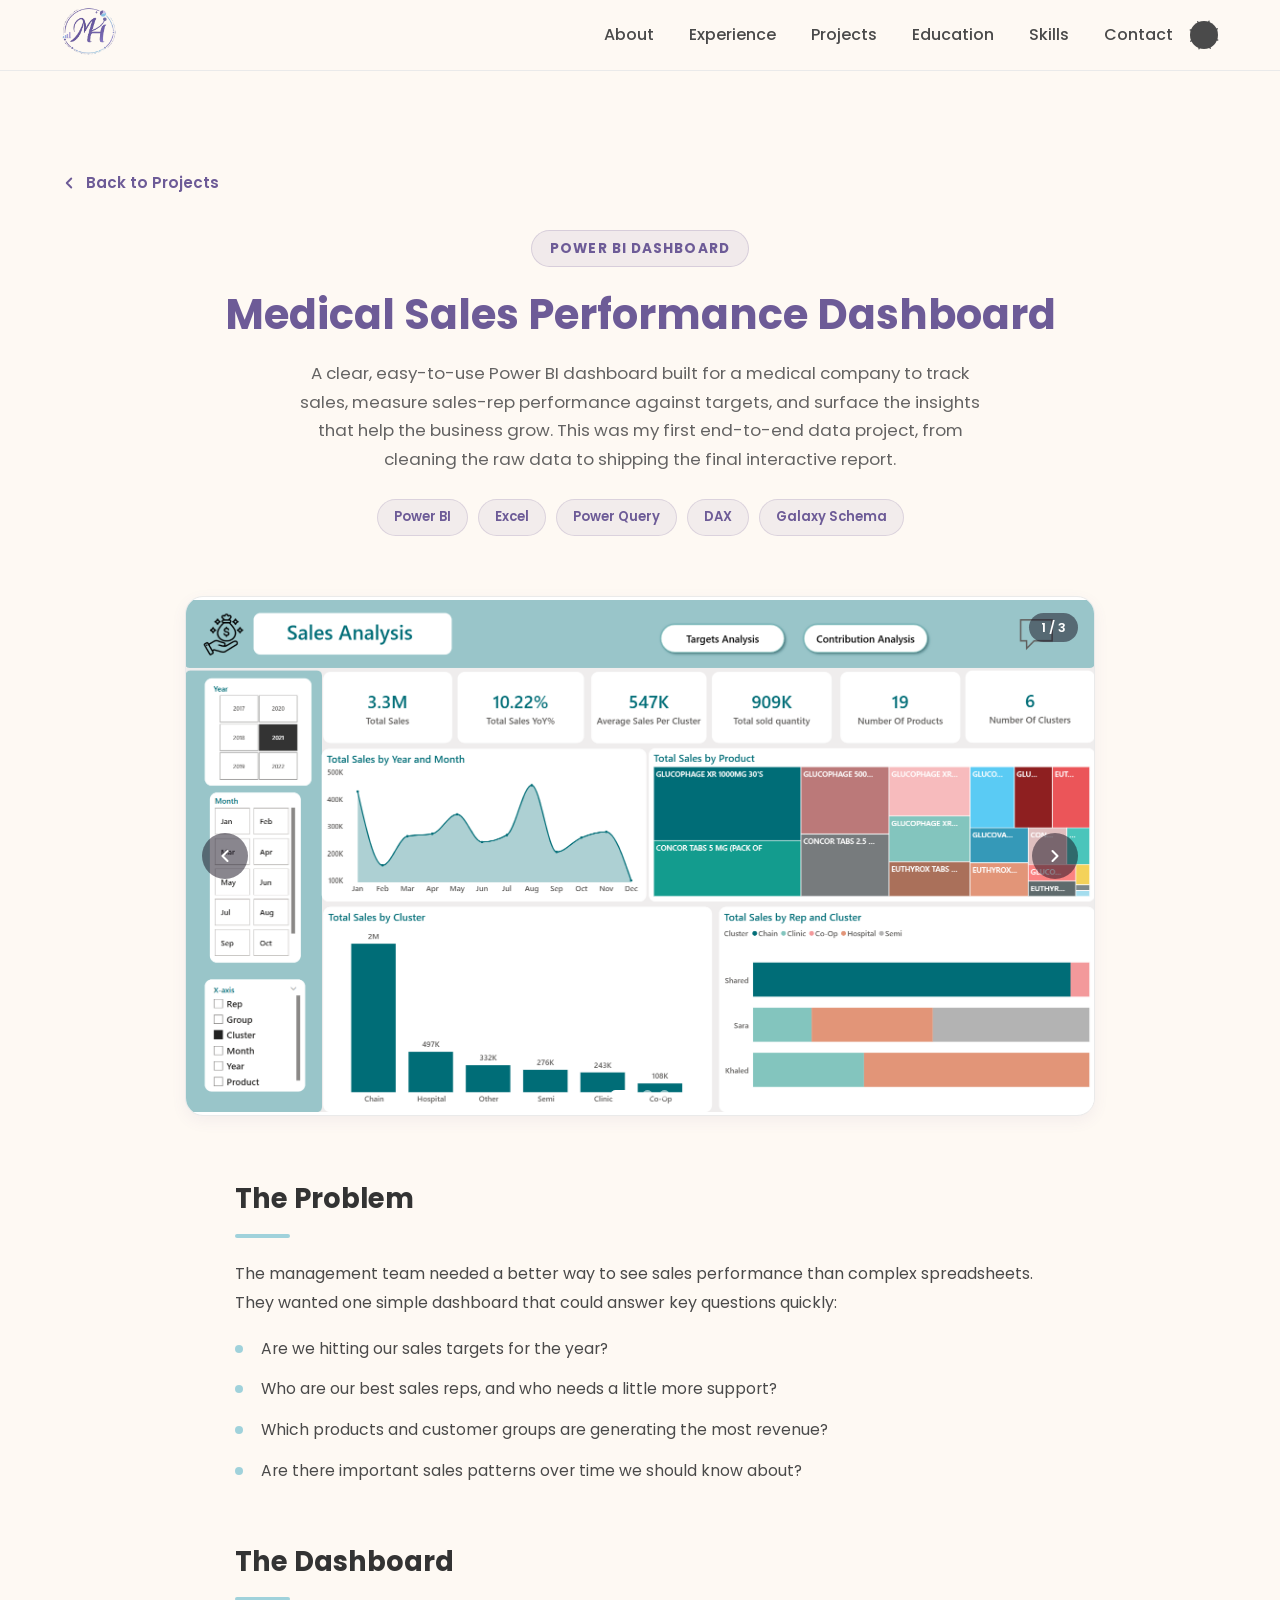
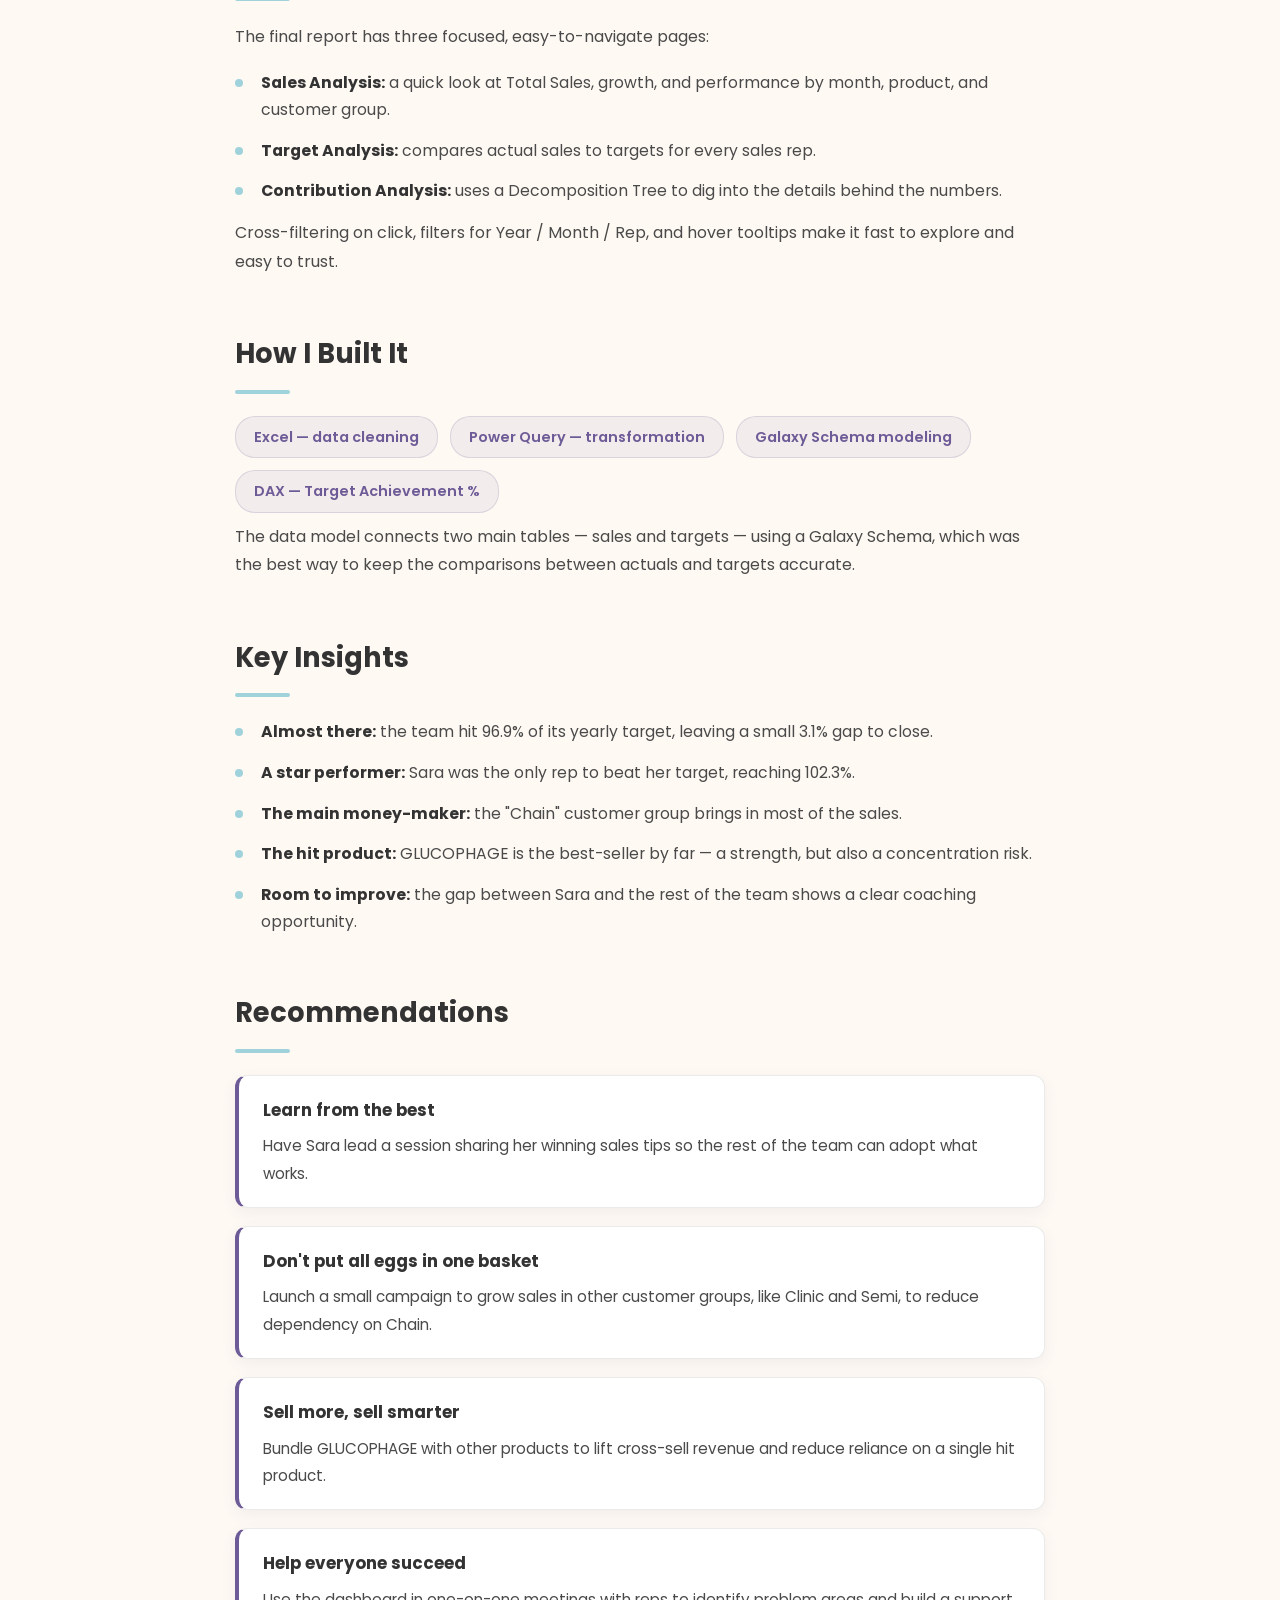
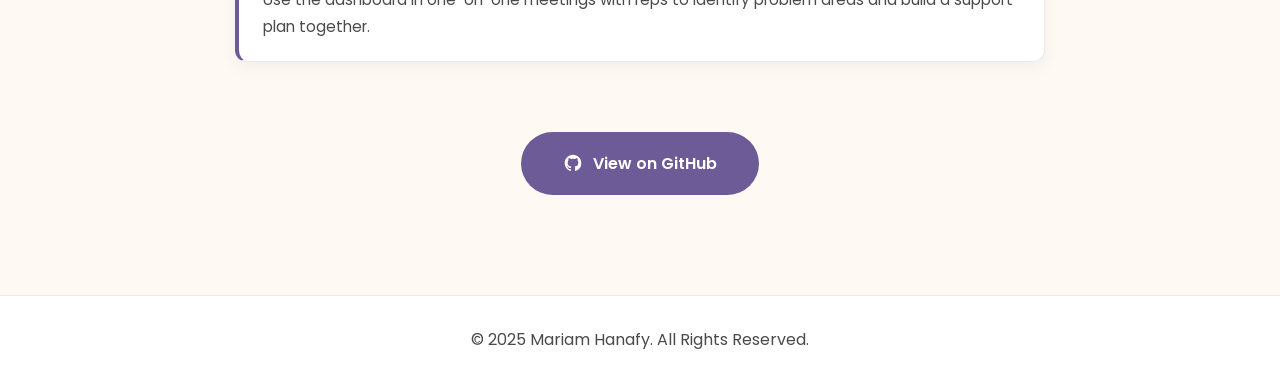
<file: projects/medical-sales.html>
<!DOCTYPE html>
<html lang="en">
<head>
    <meta charset="UTF-8">
    <meta name="viewport" content="width=device-width, initial-scale=1.0">
    <title>Medical Sales Performance Dashboard | Mariam Hanafy</title>
    <link rel="icon" type="image/svg+xml" href="../logo.png">
    <link rel="stylesheet" href="../style.css">
    <link rel="preconnect" href="https://fonts.googleapis.com">
    <link rel="preconnect" href="https://fonts.gstatic.com" crossorigin>
    <link href="https://fonts.googleapis.com/css2?family=Poppins:wght@300;400;500;600;700&display=swap" rel="stylesheet">
</head>
<body>

    <header>
        <div class="container">
            <nav>
                <a href="../index.html" class="logo">
                    <img src="../logo.png" alt="Mariam Hanafy Logo">
                </a>
                <div class="nav-right">
                    <ul class="nav-links">
                        <li><a href="../index.html#about">About</a></li>
                        <li><a href="../index.html#experience">Experience</a></li>
                        <li><a href="../index.html#projects">Projects</a></li>
                        <li><a href="../index.html#education">Education</a></li>
                        <li><a href="../index.html#skills">Skills</a></li>
                        <li><a href="../index.html#contact">Contact</a></li>
                    </ul>
                    <button class="theme-toggle" id="theme-toggle" title="Toggles light & dark" aria-label="auto" aria-live="polite">
                        <svg class="sun-and-moon" aria-hidden="true" width="24" height="24" viewBox="0 0 24 24">
                            <mask class="moon" id="moon-mask"><rect x="0" y="0" width="100%" height="100%" fill="white" /><circle cx="24" cy="10" r="6" fill="black" /></mask>
                            <circle class="sun" cx="12" cy="12" r="6" mask="url(#moon-mask)" fill="currentColor" />
                            <g class="sun-beams" stroke="currentColor"><line x1="12" y1="1" x2="12" y2="3" /><line x1="12" y1="21" x2="12" y2="23" /><line x1="4.22" y1="4.22" x2="5.64" y2="5.64" /><line x1="18.36" y1="18.36" x2="19.78" y2="19.78" /><line x1="1" y1="12" x2="3" y2="12" /><line x1="21" y1="12" x2="23" y2="12" /><line x1="4.22" y1="19.78" x2="5.64" y2="18.36" /><line x1="18.36" y1="5.64" x2="19.78" y2="4.22" /></g>
                        </svg>
                    </button>
                    <button class="hamburger-btn" id="hamburger-btn" aria-label="Open menu">
                        <span></span><span></span><span></span>
                    </button>
                </div>
            </nav>
        </div>
    </header>

    <main>
        <div class="detail-back-wrap">
            <a href="../index.html#projects" class="detail-back-link">
                <svg viewBox="0 0 24 24" fill="none" stroke="currentColor" stroke-width="2.5" stroke-linecap="round" stroke-linejoin="round"><polyline points="15 18 9 12 15 6"/></svg>
                Back to Projects
            </a>
        </div>

        <section class="detail-hero">
            <span class="detail-kicker">Power BI Dashboard</span>
            <h1>Medical Sales Performance Dashboard</h1>
            <p class="detail-tagline">A clear, easy-to-use Power BI dashboard built for a medical company to track sales, measure sales-rep performance against targets, and surface the insights that help the business grow. This was my first end-to-end data project, from cleaning the raw data to shipping the final interactive report.</p>
            <div class="detail-tags">
                <span>Power BI</span>
                <span>Excel</span>
                <span>Power Query</span>
                <span>DAX</span>
                <span>Galaxy Schema</span>
            </div>
        </section>

        <div class="detail-gallery">
            <div class="detail-carousel">
                <div class="detail-carousel-track">
                    <img src="../Medical Sales Project/Medical_Sales_1.png" alt="Sales Analysis page">
                    <img src="../Medical Sales Project/Medical_Sales_2.png" alt="Target Achievement Analysis page">
                    <img src="../Medical Sales Project/Medical_Sales_3.png" alt="Contribution Analysis page">
                </div>
                <button class="detail-carousel-btn prev" aria-label="Previous page"><svg viewBox="0 0 24 24" fill="none" stroke="currentColor" stroke-width="2.5" stroke-linecap="round" stroke-linejoin="round"><polyline points="15 18 9 12 15 6"/></svg></button>
                <button class="detail-carousel-btn next" aria-label="Next page"><svg viewBox="0 0 24 24" fill="none" stroke="currentColor" stroke-width="2.5" stroke-linecap="round" stroke-linejoin="round"><polyline points="9 18 15 12 9 6"/></svg></button>
                <div class="detail-carousel-counter">1 / 3</div>
                <div class="detail-carousel-dots">
                    <button class="detail-carousel-dot active" aria-label="Slide 1"></button>
                    <button class="detail-carousel-dot" aria-label="Slide 2"></button>
                    <button class="detail-carousel-dot" aria-label="Slide 3"></button>
                </div>
            </div>
        </div>

        <div class="detail-content">

            <h2>The Problem</h2>
            <p>The management team needed a better way to see sales performance than complex spreadsheets. They wanted one simple dashboard that could answer key questions quickly:</p>
            <ul class="detail-list">
                <li>Are we hitting our sales targets for the year?</li>
                <li>Who are our best sales reps, and who needs a little more support?</li>
                <li>Which products and customer groups are generating the most revenue?</li>
                <li>Are there important sales patterns over time we should know about?</li>
            </ul>

            <h2>The Dashboard</h2>
            <p>The final report has three focused, easy-to-navigate pages:</p>
            <ul class="detail-list">
                <li><strong>Sales Analysis:</strong> a quick look at Total Sales, growth, and performance by month, product, and customer group.</li>
                <li><strong>Target Analysis:</strong> compares actual sales to targets for every sales rep.</li>
                <li><strong>Contribution Analysis:</strong> uses a Decomposition Tree to dig into the details behind the numbers.</li>
            </ul>
            <p>Cross-filtering on click, filters for Year / Month / Rep, and hover tooltips make it fast to explore and easy to trust.</p>

            <h2>How I Built It</h2>
            <div class="detail-tools-row">
                <span>Excel — data cleaning</span>
                <span>Power Query — transformation</span>
                <span>Galaxy Schema modeling</span>
                <span>DAX — Target Achievement %</span>
            </div>
            <p>The data model connects two main tables — sales and targets — using a Galaxy Schema, which was the best way to keep the comparisons between actuals and targets accurate.</p>

            <h2>Key Insights</h2>
            <ul class="detail-list">
                <li><strong>Almost there:</strong> the team hit 96.9% of its yearly target, leaving a small 3.1% gap to close.</li>
                <li><strong>A star performer:</strong> Sara was the only rep to beat her target, reaching 102.3%.</li>
                <li><strong>The main money-maker:</strong> the "Chain" customer group brings in most of the sales.</li>
                <li><strong>The hit product:</strong> GLUCOPHAGE is the best-seller by far — a strength, but also a concentration risk.</li>
                <li><strong>Room to improve:</strong> the gap between Sara and the rest of the team shows a clear coaching opportunity.</li>
            </ul>

            <h2>Recommendations</h2>
            <div class="detail-recommend-list">
                <div class="detail-recommend-item">
                    <h4>Learn from the best</h4>
                    <p>Have Sara lead a session sharing her winning sales tips so the rest of the team can adopt what works.</p>
                </div>
                <div class="detail-recommend-item">
                    <h4>Don't put all eggs in one basket</h4>
                    <p>Launch a small campaign to grow sales in other customer groups, like Clinic and Semi, to reduce dependency on Chain.</p>
                </div>
                <div class="detail-recommend-item">
                    <h4>Sell more, sell smarter</h4>
                    <p>Bundle GLUCOPHAGE with other products to lift cross-sell revenue and reduce reliance on a single hit product.</p>
                </div>
                <div class="detail-recommend-item">
                    <h4>Help everyone succeed</h4>
                    <p>Use the dashboard in one-on-one meetings with reps to identify problem areas and build a support plan together.</p>
                </div>
            </div>

        </div>

        <div class="detail-cta">
            <a href="https://github.com/MariamHanafy14/Medical-Rep-Sales-Target-Analysis/blob/main/README.md" target="_blank" class="detail-github-btn">
                <svg viewBox="0 0 24 24" fill="currentColor"><path d="M12 2C6.477 2 2 6.484 2 12.017c0 4.425 2.865 8.18 6.839 9.504.5.092.682-.217.682-.483 0-.237-.008-.868-.013-1.703-2.782.605-3.369-1.343-3.369-1.343-.454-1.158-1.11-1.466-1.11-1.466-.908-.62.069-.608.069-.608 1.003.07 1.531 1.032 1.531 1.032.892 1.53 2.341 1.088 2.91.832.092-.647.35-1.088.636-1.338-2.22-.253-4.555-1.113-4.555-4.951 0-1.093.39-1.988 1.029-2.688-.103-.253-.446-1.272.098-2.65 0 0 .84-.27 2.75 1.026A9.564 9.564 0 0 1 12 6.844a9.59 9.59 0 0 1 2.504.337c1.909-1.296 2.747-1.027 2.747-1.027.546 1.379.202 2.398.1 2.651.64.7 1.028 1.595 1.028 2.688 0 3.848-2.339 4.695-4.566 4.943.359.309.678.92.678 1.855 0 1.338-.012 2.419-.012 2.747 0 .268.18.58.688.482A10.02 10.02 0 0 0 22 12.017C22 6.484 17.522 2 12 2z"/></svg>
                View on GitHub
            </a>
        </div>
    </main>

    <footer>
        <div class="container">
            <p>&copy; 2025 Mariam Hanafy. All Rights Reserved.</p>
        </div>
    </footer>

    <script src="../script.js"></script>
</body>
</html>
</file>
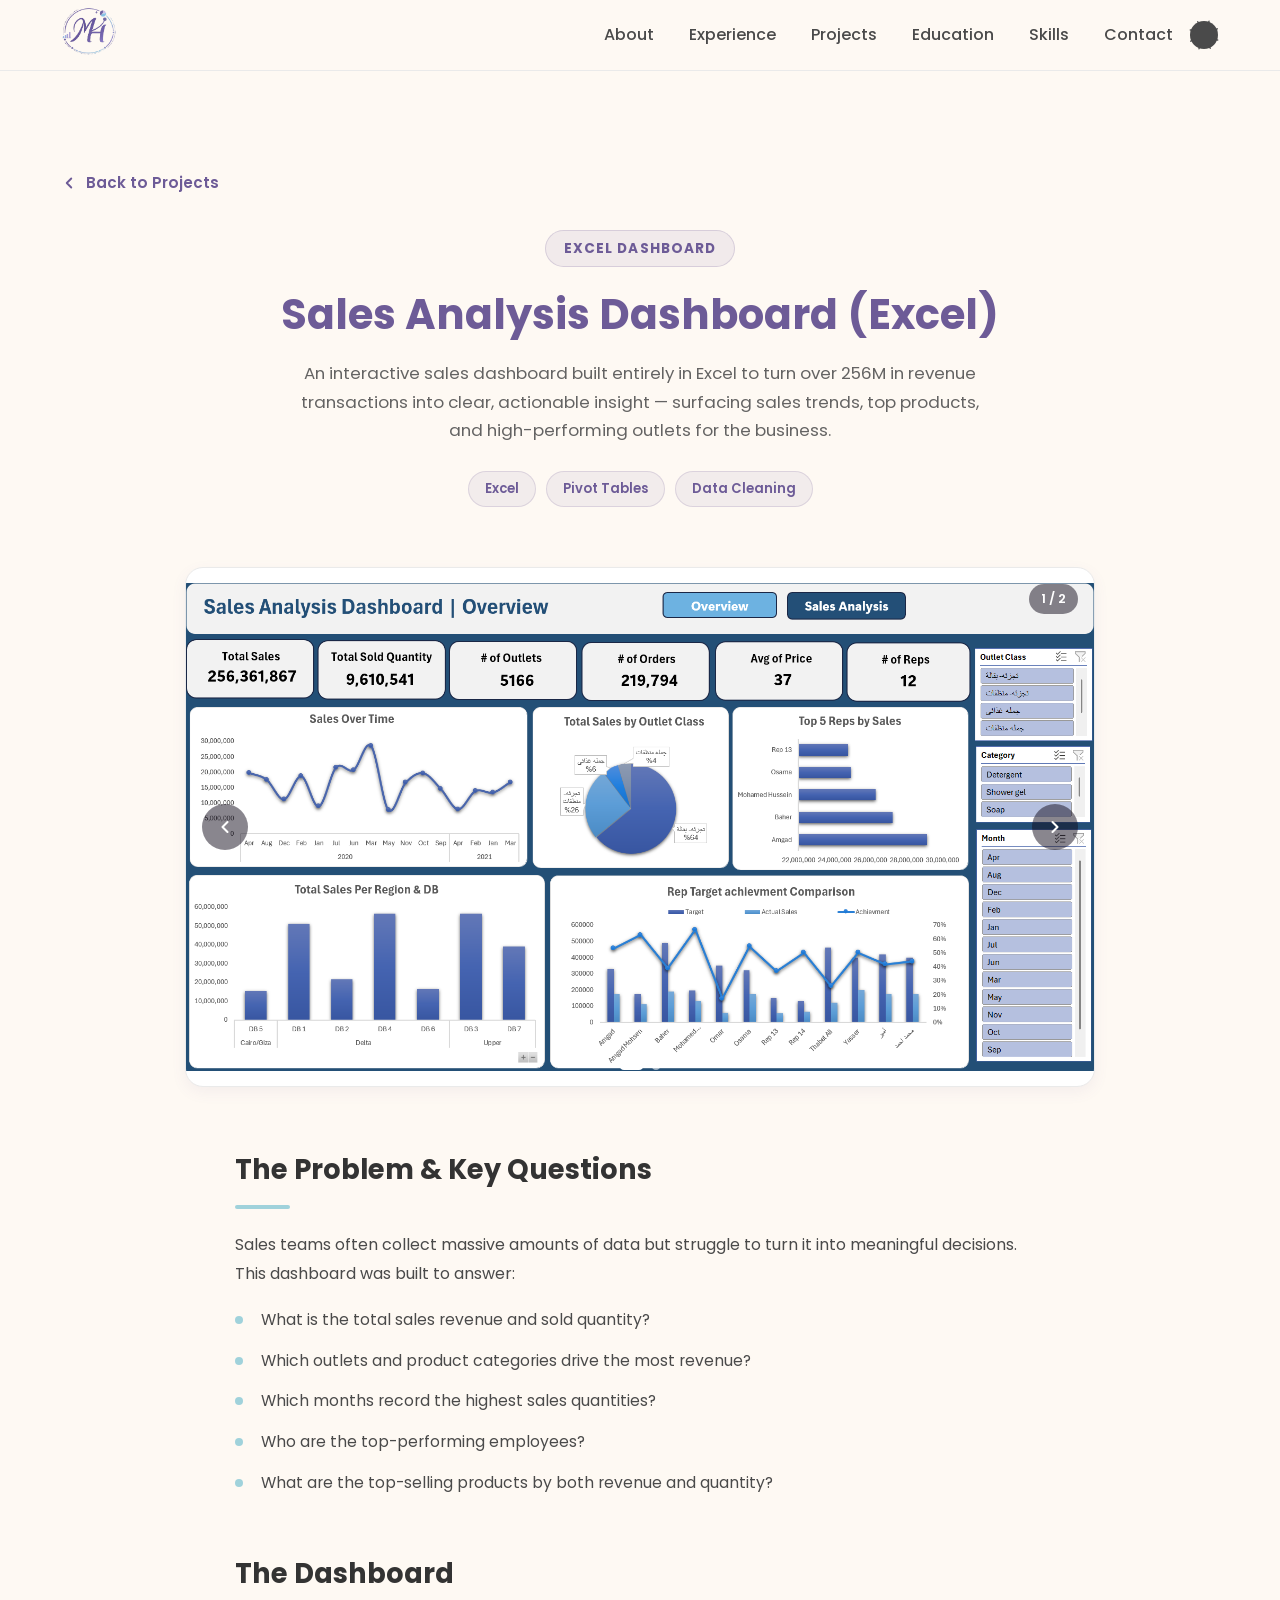
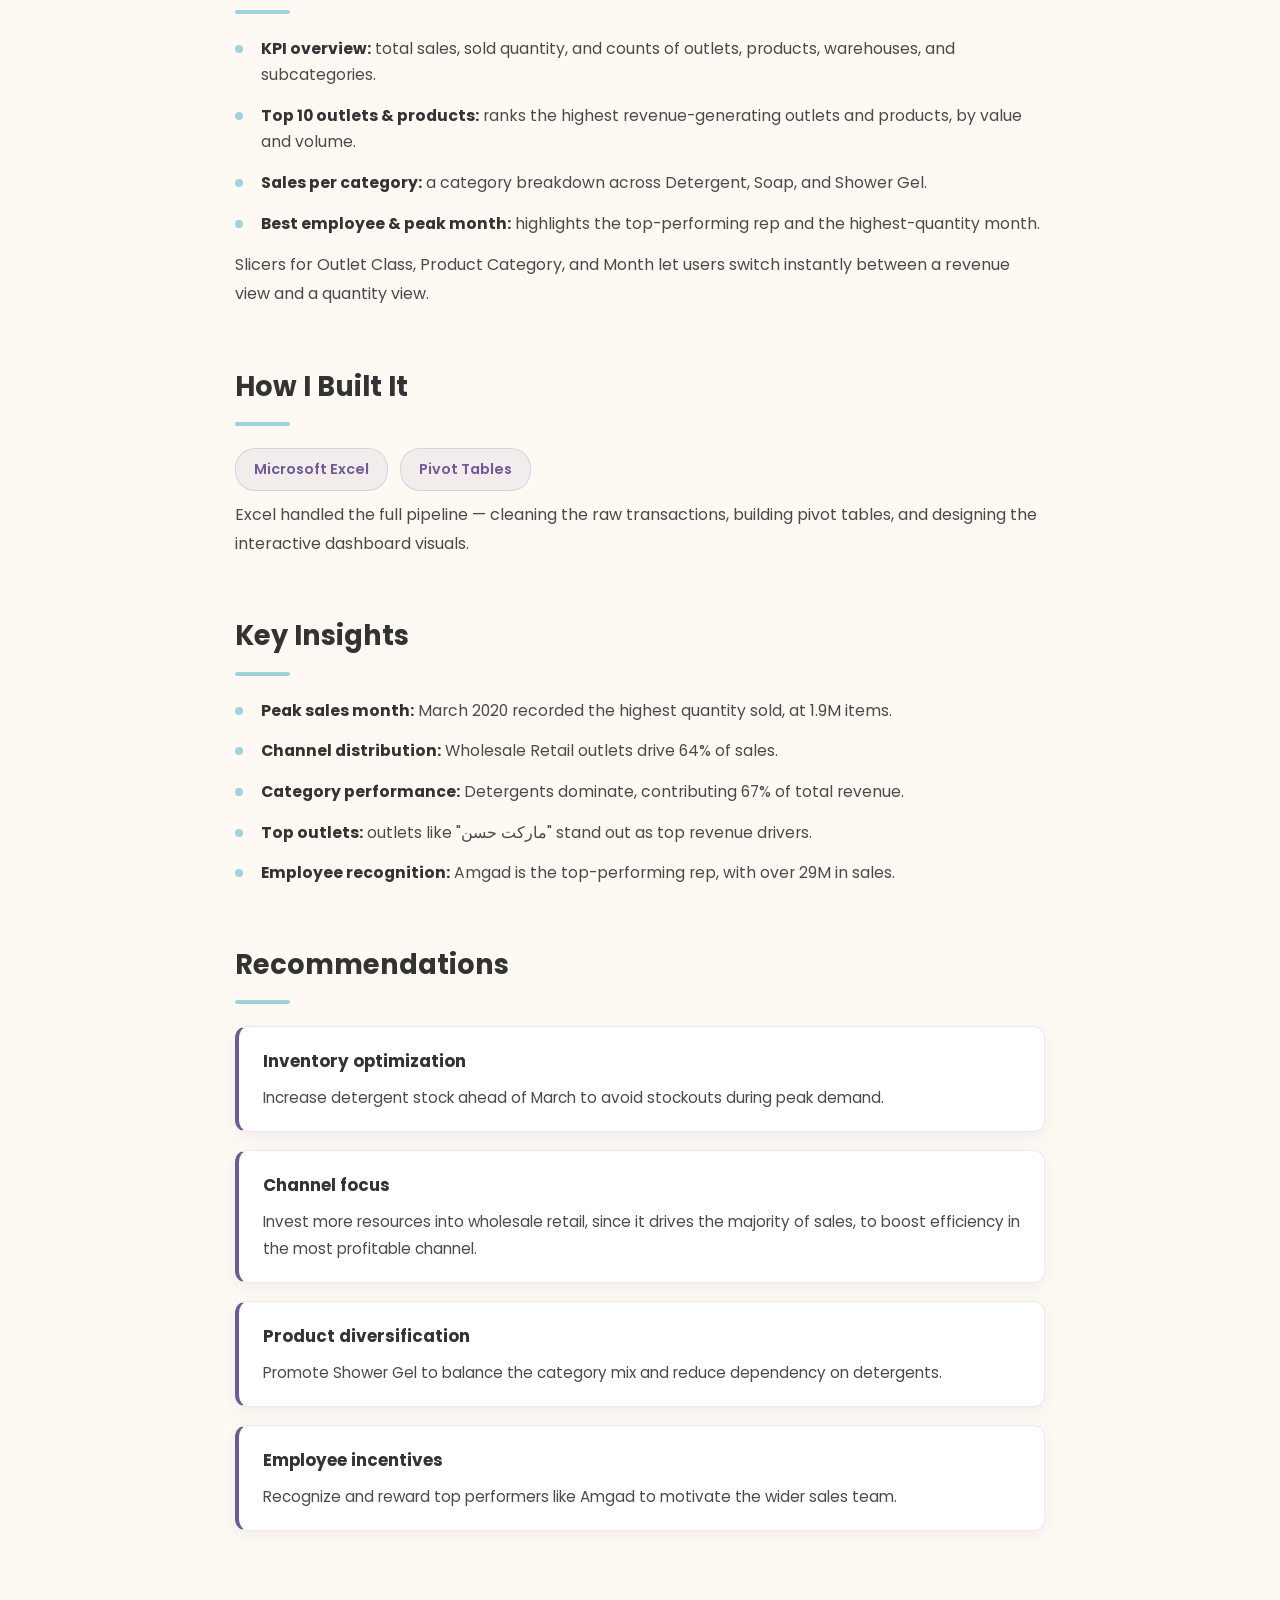
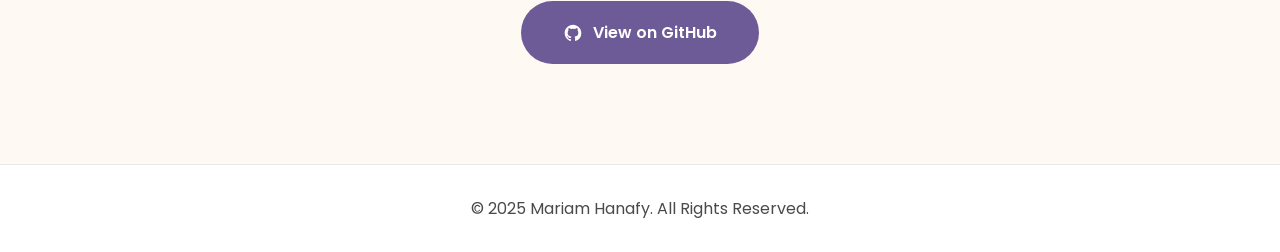
<file: projects/sales-excel.html>
<!DOCTYPE html>
<html lang="en">
<head>
    <meta charset="UTF-8">
    <meta name="viewport" content="width=device-width, initial-scale=1.0">
    <title>Sales Analysis Dashboard (Excel) | Mariam Hanafy</title>
    <link rel="icon" type="image/svg+xml" href="../logo.png">
    <link rel="stylesheet" href="../style.css">
    <link rel="preconnect" href="https://fonts.googleapis.com">
    <link rel="preconnect" href="https://fonts.gstatic.com" crossorigin>
    <link href="https://fonts.googleapis.com/css2?family=Poppins:wght@300;400;500;600;700&display=swap" rel="stylesheet">
</head>
<body>

    <header>
        <div class="container">
            <nav>
                <a href="../index.html" class="logo">
                    <img src="../logo.png" alt="Mariam Hanafy Logo">
                </a>
                <div class="nav-right">
                    <ul class="nav-links">
                        <li><a href="../index.html#about">About</a></li>
                        <li><a href="../index.html#experience">Experience</a></li>
                        <li><a href="../index.html#projects">Projects</a></li>
                        <li><a href="../index.html#education">Education</a></li>
                        <li><a href="../index.html#skills">Skills</a></li>
                        <li><a href="../index.html#contact">Contact</a></li>
                    </ul>
                    <button class="theme-toggle" id="theme-toggle" title="Toggles light & dark" aria-label="auto" aria-live="polite">
                        <svg class="sun-and-moon" aria-hidden="true" width="24" height="24" viewBox="0 0 24 24">
                            <mask class="moon" id="moon-mask"><rect x="0" y="0" width="100%" height="100%" fill="white" /><circle cx="24" cy="10" r="6" fill="black" /></mask>
                            <circle class="sun" cx="12" cy="12" r="6" mask="url(#moon-mask)" fill="currentColor" />
                            <g class="sun-beams" stroke="currentColor"><line x1="12" y1="1" x2="12" y2="3" /><line x1="12" y1="21" x2="12" y2="23" /><line x1="4.22" y1="4.22" x2="5.64" y2="5.64" /><line x1="18.36" y1="18.36" x2="19.78" y2="19.78" /><line x1="1" y1="12" x2="3" y2="12" /><line x1="21" y1="12" x2="23" y2="12" /><line x1="4.22" y1="19.78" x2="5.64" y2="18.36" /><line x1="18.36" y1="5.64" x2="19.78" y2="4.22" /></g>
                        </svg>
                    </button>
                    <button class="hamburger-btn" id="hamburger-btn" aria-label="Open menu">
                        <span></span><span></span><span></span>
                    </button>
                </div>
            </nav>
        </div>
    </header>

    <main>
        <div class="detail-back-wrap">
            <a href="../index.html#projects" class="detail-back-link">
                <svg viewBox="0 0 24 24" fill="none" stroke="currentColor" stroke-width="2.5" stroke-linecap="round" stroke-linejoin="round"><polyline points="15 18 9 12 15 6"/></svg>
                Back to Projects
            </a>
        </div>

        <section class="detail-hero">
            <span class="detail-kicker">Excel Dashboard</span>
            <h1>Sales Analysis Dashboard (Excel)</h1>
            <p class="detail-tagline">An interactive sales dashboard built entirely in Excel to turn over 256M in revenue transactions into clear, actionable insight — surfacing sales trends, top products, and high-performing outlets for the business.</p>
            <div class="detail-tags">
                <span>Excel</span>
                <span>Pivot Tables</span>
                <span>Data Cleaning</span>
            </div>
        </section>

        <div class="detail-gallery">
            <div class="detail-carousel">
                <div class="detail-carousel-track">
                    <img src="../Sales project/Sales_excel_1.png" alt="Sales Analysis Dashboard page 1">
                    <img src="../Sales project/Sales_excel_2.png" alt="Sales Analysis Dashboard page 2">
                </div>
                <button class="detail-carousel-btn prev" aria-label="Previous page"><svg viewBox="0 0 24 24" fill="none" stroke="currentColor" stroke-width="2.5" stroke-linecap="round" stroke-linejoin="round"><polyline points="15 18 9 12 15 6"/></svg></button>
                <button class="detail-carousel-btn next" aria-label="Next page"><svg viewBox="0 0 24 24" fill="none" stroke="currentColor" stroke-width="2.5" stroke-linecap="round" stroke-linejoin="round"><polyline points="9 18 15 12 9 6"/></svg></button>
                <div class="detail-carousel-counter">1 / 2</div>
                <div class="detail-carousel-dots">
                    <button class="detail-carousel-dot active" aria-label="Slide 1"></button>
                    <button class="detail-carousel-dot" aria-label="Slide 2"></button>
                </div>
            </div>
        </div>

        <div class="detail-content">

            <h2>The Problem & Key Questions</h2>
            <p>Sales teams often collect massive amounts of data but struggle to turn it into meaningful decisions. This dashboard was built to answer:</p>
            <ul class="detail-list">
                <li>What is the total sales revenue and sold quantity?</li>
                <li>Which outlets and product categories drive the most revenue?</li>
                <li>Which months record the highest sales quantities?</li>
                <li>Who are the top-performing employees?</li>
                <li>What are the top-selling products by both revenue and quantity?</li>
            </ul>

            <h2>The Dashboard</h2>
            <ul class="detail-list">
                <li><strong>KPI overview:</strong> total sales, sold quantity, and counts of outlets, products, warehouses, and subcategories.</li>
                <li><strong>Top 10 outlets & products:</strong> ranks the highest revenue-generating outlets and products, by value and volume.</li>
                <li><strong>Sales per category:</strong> a category breakdown across Detergent, Soap, and Shower Gel.</li>
                <li><strong>Best employee & peak month:</strong> highlights the top-performing rep and the highest-quantity month.</li>
            </ul>
            <p>Slicers for Outlet Class, Product Category, and Month let users switch instantly between a revenue view and a quantity view.</p>

            <h2>How I Built It</h2>
            <div class="detail-tools-row">
                <span>Microsoft Excel</span>
                <span>Pivot Tables</span>
            </div>
            <p>Excel handled the full pipeline — cleaning the raw transactions, building pivot tables, and designing the interactive dashboard visuals.</p>

            <h2>Key Insights</h2>
            <ul class="detail-list">
                <li><strong>Peak sales month:</strong> March 2020 recorded the highest quantity sold, at 1.9M items.</li>
                <li><strong>Channel distribution:</strong> Wholesale Retail outlets drive 64% of sales.</li>
                <li><strong>Category performance:</strong> Detergents dominate, contributing 67% of total revenue.</li>
                <li><strong>Top outlets:</strong> outlets like "ماركت حسن" stand out as top revenue drivers.</li>
                <li><strong>Employee recognition:</strong> Amgad is the top-performing rep, with over 29M in sales.</li>
            </ul>

            <h2>Recommendations</h2>
            <div class="detail-recommend-list">
                <div class="detail-recommend-item">
                    <h4>Inventory optimization</h4>
                    <p>Increase detergent stock ahead of March to avoid stockouts during peak demand.</p>
                </div>
                <div class="detail-recommend-item">
                    <h4>Channel focus</h4>
                    <p>Invest more resources into wholesale retail, since it drives the majority of sales, to boost efficiency in the most profitable channel.</p>
                </div>
                <div class="detail-recommend-item">
                    <h4>Product diversification</h4>
                    <p>Promote Shower Gel to balance the category mix and reduce dependency on detergents.</p>
                </div>
                <div class="detail-recommend-item">
                    <h4>Employee incentives</h4>
                    <p>Recognize and reward top performers like Amgad to motivate the wider sales team.</p>
                </div>
            </div>

        </div>

        <div class="detail-cta">
            <a href="https://github.com/MariamHanafy14/Sales-Analysis-Dashboard/blob/main/README.md" target="_blank" class="detail-github-btn">
                <svg viewBox="0 0 24 24" fill="currentColor"><path d="M12 2C6.477 2 2 6.484 2 12.017c0 4.425 2.865 8.18 6.839 9.504.5.092.682-.217.682-.483 0-.237-.008-.868-.013-1.703-2.782.605-3.369-1.343-3.369-1.343-.454-1.158-1.11-1.466-1.11-1.466-.908-.62.069-.608.069-.608 1.003.07 1.531 1.032 1.531 1.032.892 1.53 2.341 1.088 2.91.832.092-.647.35-1.088.636-1.338-2.22-.253-4.555-1.113-4.555-4.951 0-1.093.39-1.988 1.029-2.688-.103-.253-.446-1.272.098-2.65 0 0 .84-.27 2.75 1.026A9.564 9.564 0 0 1 12 6.844a9.59 9.59 0 0 1 2.504.337c1.909-1.296 2.747-1.027 2.747-1.027.546 1.379.202 2.398.1 2.651.64.7 1.028 1.595 1.028 2.688 0 3.848-2.339 4.695-4.566 4.943.359.309.678.92.678 1.855 0 1.338-.012 2.419-.012 2.747 0 .268.18.58.688.482A10.02 10.02 0 0 0 22 12.017C22 6.484 17.522 2 12 2z"/></svg>
                View on GitHub
            </a>
        </div>
    </main>

    <footer>
        <div class="container">
            <p>&copy; 2025 Mariam Hanafy. All Rights Reserved.</p>
        </div>
    </footer>

    <script src="../script.js"></script>
</body>
</html>
</file>
<file: style.css>
/* =================================================================== */
/*        PORTFOLIO STYLESHEET - THE ABSOLUTE FINAL VERSION        */
/* =================================================================== */

:root {
    --primary-color: #6D5B97;
    --secondary-color: #A0D2DB;
    --background-color: #FEF9F3;
    --card-bg: #FFFFFF;
    --text-color: #4a4a4a;
    --heading-color: #333;
    --shadow: 0 5px 15px rgba(109, 91, 151, 0.07);
    --hero-gradient: linear-gradient(135deg, rgba(160, 210, 219, 0.2), rgba(109, 91, 151, 0.2));
    --header-bg: rgba(254, 249, 243, 0.8);
    --border-color: #EAEAEA;
    --subtitle-color: #7e61b2;
}

body.dark-mode {
    --primary-color: #b39ddb;
    --secondary-color: #8c7ca8;
    --background-color: #161222;
    --card-bg: #211a33;
    --text-color: #c9c3d9;
    --heading-color: #FFFFFF;
    --shadow: 0 8px 25px rgba(0, 0, 0, 0.3);
    --hero-gradient: linear-gradient(135deg, #2a214a, #161222);
    --header-bg: rgba(22, 18, 34, 0.8);
    --border-color: #3a3052;
    --subtitle-color: #9575cd;
}

* { margin: 0; padding: 0; box-sizing: border-box; }
html { scroll-behavior: smooth; }
body {
    font-family: 'Poppins', sans-serif;
    background-color: var(--background-color);
    color: var(--text-color);
    line-height: 1.7;
    transition: background-color 0.5s ease, color 0.5s ease;
    -webkit-font-smoothing: antialiased;
}
.container { max-width: 1200px; margin: auto; padding: 0 20px; }

h1, h3 { font-family: 'Poppins', sans-serif; color: var(--heading-color); transition: color 0.5s ease; }
h2 {
    text-align: center;
    font-size: 2.8rem;
    font-weight: 600;
    margin-bottom: 50px;
    position: relative;
    color: #6D5B97;
}
h2::after {
    content: ""; width: 70px; height: 4px; background: var(--secondary-color); display: block; margin: 15px auto 0; border-radius: 2px; transition: background-color 0.5s ease;
}
section { padding: 100px 0; }

.section-eyebrow {
    display: block;
    text-align: center;
    font-size: 0.85rem;
    font-weight: 700;
    letter-spacing: 0.12em;
    text-transform: uppercase;
    color: var(--primary-color);
    margin-bottom: 12px;
}

.section-intro {
    max-width: 580px;
    margin: -28px auto 50px;
    text-align: center;
    color: var(--text-color);
    opacity: 0.85;
    font-size: 1.02rem;
    line-height: 1.7;
}

header {
    background: var(--header-bg);
    backdrop-filter: blur(12px);
    border-bottom: 1px solid var(--border-color);
    position: fixed; width: 100%; top: 0; z-index: 1000;
    transition: background-color 0.5s ease, border-color 0.5s ease;
}
header nav { display: flex; justify-content: space-between; align-items: center; height: 70px; }
.logo img { height: 50px; transition: transform 0.3s ease; }
.logo:hover img { transform: scale(1.05) rotate(-3deg); }
.nav-right { display: flex; align-items: center; gap: 15px; }
.nav-links { display: flex; list-style: none; gap: 35px; }
.nav-links a { text-decoration: none; color: var(--text-color); font-weight: 500; position: relative; transition: color 0.3s ease; }
.nav-links a::after { content: ''; position: absolute; width: 0; height: 2px; bottom: -5px; left: 50%; transform: translateX(-50%); background-color: var(--primary-color); transition: width 0.4s ease; }
.nav-links a:hover { color: var(--primary-color); }
.nav-links a:hover::after { width: 100%; }

main { padding-top: 60px; }
#hero {
    background: var(--hero-gradient);
    background-size: 150% 150%;
    min-height: 95vh;
    display: flex; align-items: center; justify-content: center;
    position: relative; overflow: hidden;
    padding: 100px 0 40px;
    transition: background-position 0.1s linear, background 0.5s ease;
}

.hero-flex {
    position: relative;
    z-index: 2;
    display: flex;
    align-items: center;
    justify-content: center;
    gap: 72px;
}

.hero-reveal { opacity: 0; transform: translateY(20px); transition: opacity 0.8s ease-out, transform 0.8s ease-out; }

.hero-photo-col { flex-shrink: 0; }
.hero-text-col { text-align: left; max-width: 620px; }

/* =================================================================== */
/*          Hero Ambient Data-Chart Backdrop (Signature Element)       */
/* =================================================================== */
.hero-chart-bg {
    position: absolute;
    left: 0;
    right: 0;
    bottom: 0;
    height: 40%;
    z-index: 0;
    pointer-events: none;
    overflow: hidden;
}
/* preserveAspectRatio="none" on the inner svg makes it stretch to fill this
   band exactly, so the full curve (start to end) always shows, never cropped */
.hero-chart-bg svg { width: 100%; height: 100%; display: block; }

.hero-area-stop-top { stop-color: var(--primary-color); stop-opacity: 0.16; }
.hero-area-stop-bottom { stop-color: var(--primary-color); stop-opacity: 0; }

.hero-chart-line {
    fill: none;
    stroke: var(--primary-color);
    stroke-width: 3;
    stroke-linecap: round;
    stroke-linejoin: round;
    opacity: 0.4;
    stroke-dasharray: 1900;
    stroke-dashoffset: 1900;
    animation: heroLineDraw 2.6s cubic-bezier(0.22, 1, 0.36, 1) 0.25s forwards;
}

.hero-chart-bar {
    fill: var(--secondary-color);
    opacity: 0;
    transform-box: fill-box;
    transform-origin: bottom;
    transform: scaleY(0);
    animation: heroBarGrow 0.8s cubic-bezier(0.34, 1.56, 0.64, 1) forwards;
}

@keyframes heroLineDraw { to { stroke-dashoffset: 0; } }
@keyframes heroBarGrow { to { opacity: 0.16; transform: scaleY(1); } }

body.dark-mode .hero-chart-line { opacity: 0.5; }
body.dark-mode .hero-chart-bar { animation-name: heroBarGrowDark; }
@keyframes heroBarGrowDark { to { opacity: 0.22; transform: scaleY(1); } }
body.dark-mode .hero-area-stop-top { stop-opacity: 0.22; }

@media (max-width: 900px) {
    .hero-chart-bg { opacity: 0.55; }
}

@media (prefers-reduced-motion: reduce) {
    .hero-chart-line { animation: none; stroke-dashoffset: 0; }
    .hero-chart-bar { animation: none; opacity: 0.16; transform: scaleY(1); }
}

/* Greeting + dynamically typed name */
.hero-greeting {
    font-size: 1.5rem;
    font-weight: 700;
    font-style: normal;
    letter-spacing: 0.01em;
    color: var(--primary-color);
    margin-bottom: 6px;
}
body.dark-mode .hero-greeting { color: #c3aed6; }

.hero-name {
    font-size: 3.3rem;
    font-weight: 700;
    letter-spacing: -0.01em;
    color: #6D5B97;
    margin-bottom: 14px;
    line-height: 1.15;
    white-space: normal;
}
body.dark-mode .hero-name { color: #c3aed6; }

.hero-typed-wrap { display: inline-block; white-space: nowrap; }
.hero-typed { white-space: nowrap; }
.hero-cursor {
    display: inline-block;
    width: 3px;
    height: 0.85em;
    margin-left: 3px;
    background: currentColor;
    vertical-align: -0.1em;
    animation: heroCursorBlink 0.9s steps(1) infinite;
}
@keyframes heroCursorBlink { 50% { opacity: 0; } }

.tagline { font-size: 1.2rem; font-style: italic; color: var(--text-color); opacity: 0.8; margin-bottom: 36px; line-height: 1.6; }

.subtitle-wrapper { position: relative; overflow: hidden; display: inline-block; margin-bottom: 16px; }
#subtitle {
    font-size: 1.6rem; font-weight: 400; color: var(--subtitle-color);
    transform: translateY(110%); animation: revealText 1s cubic-bezier(0.22, 1, 0.36, 1) 0.8s forwards; margin: 0;
}
.subtitle-wrapper::after {
    content: ''; position: absolute; top: 0; left: 0; width: 100%; height: 100%; background: var(--subtitle-color);
    transform: scaleX(0); transform-origin: left; animation: revealCurtain 1s cubic-bezier(0.22, 1, 0.36, 1) 0.5s forwards;
}
@keyframes revealText { to { transform: translateY(0); } }
@keyframes revealCurtain {
    0% { transform: scaleX(0); transform-origin: left; } 45% { transform: scaleX(1); transform-origin: left; }
    55% { transform: scaleX(1); transform-origin: right; } 100% { transform: scaleX(0); transform-origin: right; }
}

.hero-buttons { display: flex; justify-content: flex-start; gap: 20px; }
.btn { display: inline-block; padding: 15px 35px; border-radius: 50px; text-decoration: none; font-weight: 600; transition: all 0.4s cubic-bezier(0.25, 0.8, 0.25, 1); border: 2px solid transparent; }
.btn-primary { background: var(--primary-color); color: #fff; }
.btn-primary:hover { background: var(--secondary-color); color: var(--heading-color); transform: translateY(-5px); box-shadow: 0 10px 20px rgba(0,0,0,0.1); }
.btn-secondary { background: transparent; color: var(--primary-color); border-color: var(--primary-color); }
.btn-secondary:hover { background: var(--primary-color); color: #fff; transform: translateY(-5px); }

/* =================================================================== */
/*     Hero Profile Photo — layered organic blob frame (signature)     */
/* =================================================================== */
.hero-photo-frame {
    position: relative;
    width: 400px;
    height: 450px;
    display: flex;
    align-items: center;
    justify-content: center;
}

/* Soft blurred "echo" blob, a different silhouette, drifting gently behind the photo */
.hero-photo-frame::before {
    content: '';
    position: absolute;
    inset: -38px;
    background: linear-gradient(135deg, var(--primary-color), var(--secondary-color));
    clip-path: url(#blobEcho);
    opacity: 0.3;
    filter: blur(9px);
    z-index: 0;
    animation: heroBlobDrift 16s ease-in-out infinite;
}

/* Thin gradient rim following the photo's exact organic contour */
.hero-photo-frame::after {
    content: '';
    position: absolute;
    inset: -9px;
    background: linear-gradient(135deg, var(--secondary-color), var(--primary-color));
    clip-path: url(#blobPrimary);
    z-index: 1;
}

@keyframes heroBlobDrift {
    0%, 100% { transform: rotate(0deg) scale(1); }
    50% { transform: rotate(7deg) scale(1.04); }
}

.hero-photo {
    position: relative;
    z-index: 2;
    width: 100%;
    height: 100%;
    object-fit: cover;
    clip-path: url(#blobPrimary);
    filter: drop-shadow(0 18px 34px rgba(109, 91, 151, 0.3));
    transition: transform 0.5s cubic-bezier(0.25, 0.8, 0.25, 1), filter 0.4s ease;
}

.hero-photo:hover {
    transform: scale(1.035) rotate(-1.2deg);
    filter: drop-shadow(0 22px 42px rgba(109, 91, 151, 0.38));
}

body.dark-mode .hero-photo {
    filter: drop-shadow(0 18px 34px rgba(0, 0, 0, 0.5));
}
body.dark-mode .hero-photo:hover {
    filter: drop-shadow(0 22px 42px rgba(0, 0, 0, 0.6));
}

/* Small floating skill badge, bottom-right of the frame */
.photo-badge {
    position: absolute;
    z-index: 3;
    bottom: 6%;
    right: 0%;
    width: 56px;
    height: 56px;
    border-radius: 50%;
    background: var(--card-bg);
    border: 1px solid var(--border-color);
    box-shadow: 0 10px 24px rgba(109, 91, 151, 0.28);
    display: flex;
    align-items: center;
    justify-content: center;
    color: var(--primary-color);
    animation: heroBadgeFloat 3.8s ease-in-out infinite;
}
.photo-badge svg { width: 24px; height: 24px; }

@keyframes heroBadgeFloat {
    0%, 100% { transform: translateY(0); }
    50% { transform: translateY(-7px); }
}

body.dark-mode .photo-badge {
    box-shadow: 0 10px 24px rgba(0, 0, 0, 0.4);
}

@media (prefers-reduced-motion: reduce) {
    .hero-photo-frame::before { animation: none; }
    .photo-badge { animation: none; }
}

/* =================================================================== */
/*                    Hero Social Icons                                */
/* =================================================================== */
.hero-socials {
    display: flex;
    justify-content: flex-start;
    flex-wrap: wrap;
    gap: 14px;
    margin-top: 26px;
}

.hero-social-link {
    display: flex;
    align-items: center;
    justify-content: center;
    width: 46px;
    height: 46px;
    border-radius: 50%;
    background: var(--card-bg);
    color: var(--primary-color);
    border: 1.5px solid var(--border-color);
    text-decoration: none;
    transition: all 0.35s cubic-bezier(0.25, 0.8, 0.25, 1);
    box-shadow: 0 3px 10px rgba(109, 91, 151, 0.08);
}

.hero-social-link:hover {
    background: var(--primary-color);
    color: #fff;
    border-color: var(--primary-color);
    transform: translateY(-4px);
    box-shadow: 0 8px 20px rgba(109, 91, 151, 0.25);
}

body.dark-mode .hero-social-link {
    background: rgba(255,255,255,0.05);
    border-color: var(--border-color);
}

body.dark-mode .hero-social-link:hover {
    background: var(--primary-color);
    border-color: var(--primary-color);
}

/* =================================================================== */
/*                      Education Section                              */
/* =================================================================== */
#education {
    background: linear-gradient(180deg, rgba(160, 210, 219, 0.07) 0%, var(--background-color) 100%);
    transition: background 0.5s ease;
}

body.dark-mode #education {
    background: linear-gradient(180deg, rgba(109, 91, 151, 0.08) 0%, var(--background-color) 100%);
}

.education-card {
    max-width: 860px;
    margin: 0 auto;
    background: var(--card-bg);
    border: 1px solid var(--border-color);
    border-radius: 20px;
    padding: 40px 44px;
    box-shadow: var(--shadow);
    display: flex;
    gap: 28px;
    align-items: flex-start;
    transition: background-color 0.5s ease, border-color 0.5s ease,
                box-shadow 0.4s ease, transform 0.4s ease;
}

.education-card:hover {
    transform: translateY(-8px);
    box-shadow: 0 16px 40px rgba(109, 91, 151, 0.13);
    border-color: rgba(109, 91, 151, 0.25);
}

body.dark-mode .education-card:hover {
    box-shadow: 0 16px 40px rgba(0, 0, 0, 0.35);
    border-color: rgba(179, 157, 219, 0.25);
}

.edu-icon {
    flex-shrink: 0;
    width: 64px;
    height: 64px;
    border-radius: 16px;
    background: rgba(109, 91, 151, 0.09);
    display: flex;
    align-items: center;
    justify-content: center;
    color: var(--primary-color);
    transition: background 0.3s ease, color 0.5s ease;
}

.education-card:hover .edu-icon {
    background: var(--primary-color);
    color: #fff;
}

.edu-body { flex: 1; }

.edu-header {
    display: flex;
    justify-content: space-between;
    align-items: flex-start;
    gap: 20px;
    margin-bottom: 22px;
    flex-wrap: wrap;
}

.edu-university {
    font-size: 1.3rem;
    font-weight: 700;
    color: var(--heading-color);
    margin-bottom: 5px;
}

.edu-faculty {
    font-size: 0.98rem;
    font-weight: 500;
    color: var(--primary-color);
    margin-bottom: 3px;
}

.edu-major {
    font-size: 0.9rem;
    color: var(--text-color);
    opacity: 0.75;
}

.edu-date {
    font-size: 0.85rem;
    font-weight: 600;
    color: var(--text-color);
    opacity: 0.6;
    white-space: nowrap;
    padding-top: 4px;
    letter-spacing: 0.02em;
}

.edu-details {
    display: flex;
    gap: 14px;
    flex-wrap: wrap;
}

.edu-badge,
.edu-activity {
    display: inline-flex;
    align-items: center;
    gap: 8px;
    padding: 8px 18px;
    border-radius: 30px;
    font-size: 0.88rem;
    font-weight: 600;
    transition: background 0.3s ease, border-color 0.3s ease;
}

.edu-badge {
    background: rgba(109, 91, 151, 0.09);
    color: var(--primary-color);
    border: 1px solid rgba(109, 91, 151, 0.18);
}

.edu-activity {
    background: rgba(160, 210, 219, 0.15);
    color: var(--text-color);
    border: 1px solid rgba(160, 210, 219, 0.35);
}

body.dark-mode .edu-badge {
    background: rgba(179, 157, 219, 0.1);
    border-color: rgba(179, 157, 219, 0.2);
}

body.dark-mode .edu-activity {
    background: rgba(140, 124, 168, 0.12);
    border-color: rgba(140, 124, 168, 0.25);
    color: var(--text-color);
}

/* =================================================================== */
/*                    Enhanced Contact Section                         */
/* =================================================================== */
#contact { text-align: center; background: var(--hero-gradient); transition: background 0.5s ease; }
#contact p { margin-bottom: 40px; font-size: 1.1rem; max-width: 600px; margin-left: auto; margin-right: auto; }

.contact-links {
    display: flex;
    justify-content: center;
    gap: 24px;
    flex-wrap: wrap;
    margin-bottom: 10px;
}

.contact-card {
    display: flex;
    align-items: center;
    gap: 16px;
    background: var(--card-bg);
    border: 1px solid var(--border-color);
    border-radius: 16px;
    padding: 20px 28px;
    text-decoration: none;
    color: var(--text-color);
    min-width: 260px;
    box-shadow: var(--shadow);
    transition: all 0.35s cubic-bezier(0.25, 0.8, 0.25, 1);
}

.contact-card:hover {
    transform: translateY(-6px);
    box-shadow: 0 12px 30px rgba(109, 91, 151, 0.15);
    border-color: var(--primary-color);
}

body.dark-mode .contact-card:hover {
    box-shadow: 0 12px 30px rgba(0, 0, 0, 0.35);
}

.contact-icon {
    flex-shrink: 0;
    width: 52px;
    height: 52px;
    border-radius: 14px;
    background: rgba(109, 91, 151, 0.09);
    display: flex;
    align-items: center;
    justify-content: center;
    color: var(--primary-color);
    transition: background 0.3s ease, color 0.3s ease;
}

.contact-card:hover .contact-icon {
    background: var(--primary-color);
    color: #fff;
}

.contact-info {
    display: flex;
    flex-direction: column;
    text-align: left;
    gap: 3px;
}

.contact-label {
    font-size: 0.78rem;
    font-weight: 600;
    color: var(--primary-color);
    text-transform: uppercase;
    letter-spacing: 0.08em;
}

.contact-value {
    font-size: 0.92rem;
    font-weight: 500;
    color: var(--text-color);
}

/* =================================================================== */
/*             Existing Cards (Projects, Skills, Certs)                */
/* =================================================================== */
.project-card, .skills-category, .cert-card {
    background: var(--card-bg); box-shadow: var(--shadow); border: 1px solid var(--border-color);
    transition: background-color 0.5s ease, box-shadow 0.4s ease, transform 0.4s ease, border-color 0.5s ease;
}

.projects-grid { display: grid; grid-template-columns: repeat(auto-fit, minmax(340px, 1fr)); gap: 40px; }
.project-card { border-radius: 15px; overflow: hidden; display: flex; flex-direction: column; }
.project-card:hover { transform: translateY(-15px); box-shadow: 0 15px 30px rgba(109, 91, 151, 0.12); }
body.dark-mode .project-card:hover { box-shadow: 0 15px 35px rgba(0, 0, 0, 0.4); }
.project-card img { width: 100%; height: 220px; object-fit: cover; }
.project-info { padding: 30px; flex-grow: 1; display: flex; flex-direction: column; }
.project-info h3 { font-size: 1.5rem; margin-bottom: 15px; }
.project-info p { margin-bottom: 25px; font-size: 1rem; flex-grow: 1; }
.project-info .tools span { display: inline-block; background: var(--background-color); color: var(--primary-color); padding: 6px 12px; border-radius: 6px; font-size: 0.85rem; font-weight: 600; margin-right: 6px; margin-bottom: 6px; transition: background-color 0.5s ease, color 0.5s ease; }

.btn-project {
    display: inline-block; background: var(--primary-color); color: #fff; padding: 12px 25px;
    border-radius: 8px;
    text-decoration: none; font-weight: 600; text-align: center; margin-top: auto;
    transition: all 0.4s cubic-bezier(0.25, 0.8, 0.25, 1); border: 2px solid transparent;
}
.btn-project:hover { background: #5a4a7d; color: #fff; transform: scale(1.05); }
body.dark-mode .btn-project { background: #8c7ca8; }
body.dark-mode .btn-project:hover { background: var(--primary-color); }

.skills-wrapper { display: flex; justify-content: center; gap: 40px; flex-wrap: wrap; }
.skills-category { padding: 40px; border-radius: 15px; width: 100%; max-width: 450px; }
.skills-category:hover { transform: translateY(-10px); }
.skills-category h3 { font-size: 1.6rem; margin-bottom: 25px; border-bottom: 3px solid var(--secondary-color); padding-bottom: 15px; }
.skills-category ul { list-style: none; padding-left: 5px; }
.skills-category li { margin-bottom: 15px; font-size: 1.1rem; position: relative; padding-left: 25px; }
.skills-category li::before { content: '✓'; color: var(--primary-color); position: absolute; left: 0; font-weight: bold; transition: color 0.5s ease; }

.tools-grid { display: flex; justify-content: center; align-items: flex-start; flex-wrap: wrap; gap: 50px 70px; padding-top: 20px; }
.tool-card { display: flex; flex-direction: column; align-items: center; width: 110px; text-align: center; }
.tool-card img { height: 70px; width: 70px; object-fit: contain; margin-bottom: 15px; transition: transform 0.4s cubic-bezier(0.25, 0.8, 0.25, 1); }
.tool-card span { font-weight: 600; font-size: 1rem; }
.tool-card:hover img { transform: scale(1.15) rotate(5deg); }

.certifications-grid { display: grid; grid-template-columns: repeat(auto-fit, minmax(350px, 1fr)); gap: 30px; }
.cert-card { border-radius: 12px; display: flex; align-items: center; padding: 20px; cursor: pointer; }
.cert-card:hover { transform: translateY(-8px); box-shadow: 0 10px 25px rgba(109, 91, 151, 0.1); }
body.dark-mode .cert-card:hover { box-shadow: 0 10px 25px rgba(0, 0, 0, 0.3); }
.cert-thumbnail { width: 90px; height: 65px; object-fit: cover; border-radius: 8px; margin-right: 20px; }
.cert-text p { font-size: 1.05rem; font-weight: 600; }
.cert-text span { font-size: 0.9rem; color: var(--text-color); opacity: 0.8; }

footer { text-align: center; padding: 30px 0; background: var(--card-bg); border-top: 1px solid var(--border-color); }

.modal { display: none; position: fixed; z-index: 2000; left: 0; top: 0; width: 100%; height: 100%; overflow: auto; background-color: rgba(0,0,0,0.9); }
.modal-content { margin: auto; display: block; max-width: 90%; max-height: 90%; position: absolute; top: 50%; left: 50%; transform: translate(-50%, -50%); }
.close-button { position: absolute; top: 20px; right: 35px; color: #f1f1f1; font-size: 40px; font-weight: bold; transition: 0.3s; }
.close-button:hover, .close-button:focus { color: #bbb; text-decoration: none; cursor: pointer; }

.theme-toggle {
    --size: 2rem; --icon-fill: var(--text-color); --icon-fill-hover: var(--primary-color);
    background: none; border: none; padding: 0; inline-size: var(--size); block-size: var(--size); aspect-ratio: 1; border-radius: 50%; cursor: pointer; touch-action: manipulation; -webkit-tap-highlight-color: transparent; outline-offset: 5px;
}
body.dark-mode .theme-toggle { --icon-fill: #A0D2DB; }
.theme-toggle > svg { inline-size: 100%; block-size: 100%; stroke-linecap: round; }
.sun-and-moon { color: var(--icon-fill); transition: color 0.5s ease; }
.theme-toggle:hover .sun-and-moon, .theme-toggle:focus-visible .sun-and-moon { color: var(--icon-fill-hover); }
.sun-and-moon > .moon, .sun-and-moon > .sun, .sun-and-moon > .sun-beams { transform-origin: center center; transition: transform 0.6s cubic-bezier(0.5, 0.75, 0.25, 1.25); }
.sun-and-moon > .sun { transform: scale(1.75); }
.sun-and-moon > .sun-beams { transform: rotateZ(-25deg); }
.dark-mode .sun-and-moon > .sun { transform: scale(1); }
.dark-mode .sun-and-moon > .moon > circle { transform: translateX(-7px); }
@supports (cx: 1) { .dark-mode .sun-and-moon > .moon > circle { transform: translateX(0); cx: 17; } }
.dark-mode .sun-and-moon > .sun-beams { transform: rotateZ(0deg); }

.hamburger-btn { display: none; }

/* =================================================================== */
/*                      Scroll Reveal Animation                        */
/* =================================================================== */
.reveal {
    opacity: 0;
    transform: translateY(35px);
    transition: opacity 0.65s ease-out, transform 0.65s ease-out;
}

.reveal.revealed {
    opacity: 1;
    transform: translateY(0);
}

/* Stagger delay for grid items */
.projects-grid .project-card.reveal:nth-child(2) { transition-delay: 0.1s; }
.projects-grid .project-card.reveal:nth-child(3) { transition-delay: 0.2s; }
.projects-grid .project-card.reveal:nth-child(4) { transition-delay: 0.1s; }
.projects-grid .project-card.reveal:nth-child(5) { transition-delay: 0.2s; }
.projects-grid .project-card.reveal:nth-child(6) { transition-delay: 0.3s; }

.tools-grid .tool-card.reveal:nth-child(2) { transition-delay: 0.08s; }
.tools-grid .tool-card.reveal:nth-child(3) { transition-delay: 0.16s; }
.tools-grid .tool-card.reveal:nth-child(4) { transition-delay: 0.24s; }
.tools-grid .tool-card.reveal:nth-child(5) { transition-delay: 0.32s; }

.certifications-grid .cert-card.reveal:nth-child(2) { transition-delay: 0.1s; }
.certifications-grid .cert-card.reveal:nth-child(3) { transition-delay: 0.2s; }
.certifications-grid .cert-card.reveal:nth-child(4) { transition-delay: 0.1s; }
.certifications-grid .cert-card.reveal:nth-child(5) { transition-delay: 0.2s; }
.certifications-grid .cert-card.reveal:nth-child(6) { transition-delay: 0.3s; }

/* =================================================================== */
/*                      Active Nav Link                                */
/* =================================================================== */
.nav-links a.active-link {
    color: var(--primary-color);
}

.nav-links a.active-link::after {
    width: 100%;
}

/* =================================================================== */
/*             PROJECT CARD IMAGE CAROUSEL (Homepage Grid)             */
/* =================================================================== */
.card-carousel {
    position: relative;
    width: 100%;
    height: 220px;
    overflow: hidden;
    background: var(--background-color);
}

.card-carousel-track {
    display: flex;
    height: 100%;
    transition: transform 0.45s cubic-bezier(0.25, 0.8, 0.25, 1);
}

.card-carousel-track img,
.card-carousel-track video {
    width: 100%;
    height: 220px;
    object-fit: cover;
    flex-shrink: 0;
}

.card-carousel-btn {
    position: absolute;
    top: 50%;
    transform: translateY(-50%);
    width: 34px;
    height: 34px;
    border-radius: 50%;
    border: none;
    background: rgba(20, 15, 30, 0.45);
    color: #fff;
    display: flex;
    align-items: center;
    justify-content: center;
    cursor: pointer;
    z-index: 2;
    opacity: 0;
    transition: opacity 0.3s ease, background 0.3s ease;
}

.card-carousel:hover .card-carousel-btn { opacity: 1; }
.card-carousel-btn:hover { background: var(--primary-color); }
.card-carousel-btn.prev { left: 10px; }
.card-carousel-btn.next { right: 10px; }
.card-carousel-btn svg { width: 16px; height: 16px; }

.card-carousel-dots {
    position: absolute;
    bottom: 12px;
    left: 50%;
    transform: translateX(-50%);
    display: flex;
    gap: 6px;
    z-index: 2;
}

.card-carousel-dot {
    width: 7px;
    height: 7px;
    border-radius: 50%;
    background: rgba(255, 255, 255, 0.55);
    cursor: pointer;
    border: none;
    padding: 0;
    transition: all 0.3s ease;
}

.card-carousel-dot.active {
    background: #fff;
    width: 18px;
    border-radius: 4px;
}

.card-carousel-play-badge {
    position: absolute;
    top: 12px;
    right: 12px;
    background: rgba(20, 15, 30, 0.55);
    color: #fff;
    width: 34px;
    height: 34px;
    border-radius: 50%;
    display: flex;
    align-items: center;
    justify-content: center;
    z-index: 2;
    pointer-events: none;
}
.card-carousel-play-badge svg { width: 16px; height: 16px; }

/* Card image area now hosts the carousel instead of a plain <img> */
.project-card .card-carousel { border-radius: 0; }

.btn-project {
    display: flex;
    align-items: center;
    justify-content: center;
    gap: 8px;
}
.btn-project svg { width: 16px; height: 16px; flex-shrink: 0; }

/* =================================================================== */
/*                   PROJECT DETAIL PAGE                                */
/* =================================================================== */
.detail-back-wrap {
    max-width: 1200px;
    margin: 0 auto;
    padding: 110px 20px 0;
}

.detail-back-link {
    display: inline-flex;
    align-items: center;
    gap: 8px;
    font-weight: 600;
    font-size: 0.95rem;
    color: var(--primary-color);
    text-decoration: none;
    transition: gap 0.3s ease, color 0.3s ease;
}
.detail-back-link:hover { gap: 12px; }
.detail-back-link svg { width: 18px; height: 18px; }

.detail-hero {
    max-width: 900px;
    margin: 0 auto;
    padding: 30px 20px 10px;
    text-align: center;
}

.detail-hero .detail-kicker {
    display: inline-block;
    font-size: 0.85rem;
    font-weight: 700;
    letter-spacing: 0.08em;
    text-transform: uppercase;
    color: var(--primary-color);
    background: rgba(109, 91, 151, 0.09);
    border: 1px solid rgba(109, 91, 151, 0.2);
    padding: 6px 18px;
    border-radius: 30px;
    margin-bottom: 22px;
}
body.dark-mode .detail-hero .detail-kicker {
    background: rgba(179, 157, 219, 0.1);
    border-color: rgba(179, 157, 219, 0.2);
}

.detail-hero h1 {
    font-size: 2.6rem;
    font-weight: 700;
    color: #6D5B97;
    margin-bottom: 18px;
    line-height: 1.25;
}
body.dark-mode .detail-hero h1 { color: #c3aed6; }

.detail-hero .detail-tagline {
    font-size: 1.05rem;
    color: var(--text-color);
    opacity: 0.85;
    max-width: 680px;
    margin: 0 auto 26px;
}

.detail-tags {
    display: flex;
    justify-content: center;
    flex-wrap: wrap;
    gap: 10px;
    margin-bottom: 10px;
}
.detail-tags span {
    display: inline-block;
    padding: 6px 16px;
    border-radius: 20px;
    font-size: 0.82rem;
    font-weight: 600;
    background: rgba(109, 91, 151, 0.08);
    color: var(--primary-color);
    border: 1px solid rgba(109, 91, 151, 0.18);
}
body.dark-mode .detail-tags span {
    background: rgba(179, 157, 219, 0.1);
    border-color: rgba(179, 157, 219, 0.2);
}

/* Big gallery carousel */
.detail-gallery {
    max-width: 950px;
    margin: 40px auto 20px;
    padding: 0 20px;
}
.detail-carousel {
    position: relative;
    width: 100%;
    height: 520px;
    border-radius: 18px;
    overflow: hidden;
    box-shadow: var(--shadow);
    border: 1px solid var(--border-color);
    background: var(--card-bg);
}
.detail-carousel-track {
    display: flex;
    height: 100%;
    transition: transform 0.45s cubic-bezier(0.25, 0.8, 0.25, 1);
}
.detail-carousel-track img,
.detail-carousel-track video {
    width: 100%;
    height: 100%;
    object-fit: contain;
    background: #0000;
    flex-shrink: 0;
}
.detail-carousel-btn {
    position: absolute;
    top: 50%;
    transform: translateY(-50%);
    width: 46px;
    height: 46px;
    border-radius: 50%;
    border: none;
    background: rgba(20, 15, 30, 0.5);
    color: #fff;
    display: flex;
    align-items: center;
    justify-content: center;
    cursor: pointer;
    z-index: 2;
    transition: background 0.3s ease, transform 0.3s ease;
}
.detail-carousel-btn:hover { background: var(--primary-color); transform: translateY(-50%) scale(1.08); }
.detail-carousel-btn.prev { left: 16px; }
.detail-carousel-btn.next { right: 16px; }
.detail-carousel-btn svg { width: 20px; height: 20px; }

.detail-carousel-dots {
    position: absolute;
    bottom: 16px;
    left: 50%;
    transform: translateX(-50%);
    display: flex;
    gap: 8px;
    z-index: 2;
}
.detail-carousel-dot {
    width: 9px;
    height: 9px;
    border-radius: 50%;
    background: rgba(255, 255, 255, 0.55);
    cursor: pointer;
    border: none;
    padding: 0;
    transition: all 0.3s ease;
}
.detail-carousel-dot.active { background: #fff; width: 24px; border-radius: 5px; }

.detail-carousel-counter {
    position: absolute;
    top: 16px;
    right: 16px;
    background: rgba(20, 15, 30, 0.5);
    color: #fff;
    font-size: 0.8rem;
    font-weight: 600;
    padding: 4px 12px;
    border-radius: 20px;
    z-index: 2;
}

/* Content sections */
.detail-content {
    max-width: 850px;
    margin: 0 auto;
    padding: 30px 20px 40px;
}

.detail-content h2 {
    text-align: left;
    font-size: 1.7rem;
    font-weight: 700;
    color: var(--heading-color);
    margin: 55px 0 22px;
    position: relative;
}
.detail-content h2:first-child { margin-top: 10px; }
.detail-content h2::after {
    content: "";
    width: 55px;
    height: 4px;
    background: var(--secondary-color);
    display: block;
    margin: 12px 0 0;
    border-radius: 2px;
}

.detail-content p {
    font-size: 1rem;
    line-height: 1.8;
    color: var(--text-color);
    margin-bottom: 18px;
}

.detail-list {
    list-style: none;
    padding: 0;
    margin: 0 0 10px 0;
}
.detail-list li {
    position: relative;
    padding-left: 26px;
    margin-bottom: 14px;
    font-size: 0.98rem;
    line-height: 1.7;
    color: var(--text-color);
}
.detail-list li::before {
    content: '';
    position: absolute;
    left: 0;
    top: 9px;
    width: 8px;
    height: 8px;
    border-radius: 50%;
    background: var(--secondary-color);
}
.detail-list li strong { color: var(--heading-color); }

.detail-recommend-list {
    list-style: none;
    padding: 0;
    display: flex;
    flex-direction: column;
    gap: 18px;
    margin-bottom: 10px;
}
.detail-recommend-item {
    background: var(--card-bg);
    border: 1px solid var(--border-color);
    border-left: 4px solid var(--primary-color);
    border-radius: 12px;
    padding: 20px 24px;
    box-shadow: var(--shadow);
    transition: transform 0.35s ease, box-shadow 0.35s ease;
}
.detail-recommend-item:hover {
    transform: translateX(6px);
    box-shadow: 0 12px 30px rgba(109, 91, 151, 0.12);
}
.detail-recommend-item h4 {
    font-size: 1.05rem;
    color: var(--heading-color);
    margin-bottom: 8px;
}
.detail-recommend-item p { margin-bottom: 0; font-size: 0.95rem; }
.detail-recommend-item p + p { margin-top: 8px; }

.detail-tools-row {
    display: flex;
    flex-wrap: wrap;
    gap: 12px;
    margin-bottom: 10px;
}
.detail-tools-row span {
    background: rgba(109, 91, 151, 0.08);
    color: var(--primary-color);
    border: 1px solid rgba(109, 91, 151, 0.18);
    padding: 8px 18px;
    border-radius: 20px;
    font-size: 0.9rem;
    font-weight: 600;
}
body.dark-mode .detail-tools-row span {
    background: rgba(179, 157, 219, 0.1);
    border-color: rgba(179, 157, 219, 0.2);
}

.detail-model-img {
    width: 100%;
    max-width: 620px;
    display: block;
    margin: 10px auto 0;
    border-radius: 14px;
    border: 1px solid var(--border-color);
    box-shadow: var(--shadow);
}

.detail-contributors {
    list-style: none;
    padding: 0;
    display: flex;
    flex-wrap: wrap;
    gap: 10px;
}
.detail-contributors li a {
    display: inline-block;
    background: rgba(109, 91, 151, 0.08);
    color: var(--primary-color);
    border: 1px solid rgba(109, 91, 151, 0.18);
    padding: 8px 16px;
    border-radius: 20px;
    font-size: 0.88rem;
    font-weight: 600;
    text-decoration: none;
    transition: all 0.3s ease;
}
.detail-contributors li a:hover { background: var(--primary-color); color: #fff; }
body.dark-mode .detail-contributors li a {
    background: rgba(179, 157, 219, 0.1);
    border-color: rgba(179, 157, 219, 0.2);
}

/* GitHub CTA */
.detail-cta {
    text-align: center;
    padding: 20px 20px 100px;
}
.detail-github-btn {
    display: inline-flex;
    align-items: center;
    gap: 10px;
    background: var(--primary-color);
    color: #fff;
    padding: 16px 40px;
    border-radius: 50px;
    text-decoration: none;
    font-weight: 600;
    font-size: 1rem;
    transition: all 0.4s cubic-bezier(0.25, 0.8, 0.25, 1);
    border: 2px solid transparent;
}
.detail-github-btn:hover {
    background: var(--secondary-color);
    color: var(--heading-color);
    transform: translateY(-5px);
    box-shadow: 0 10px 20px rgba(0,0,0,0.1);
}
.detail-github-btn svg { width: 20px; height: 20px; }

/* =================================================================== */
/*             RESPONSIVE — Carousels & Detail Page                    */
/* =================================================================== */
@media (max-width: 992px) {
    .detail-carousel { height: 340px; }
    .detail-hero h1 { font-size: 2rem; }
    .detail-content h2 { font-size: 1.4rem; }
    .detail-back-wrap { padding-top: 90px; }
    .detail-recommend-item { padding: 18px 20px; }
}

/* =================================================================== */
/*              TIMELINE — Work Experience & Volunteering              */
/* =================================================================== */

#experience,
#volunteering {
    background-color: var(--background-color);
    transition: background-color 0.5s ease;
}

#volunteering {
    background: linear-gradient(180deg, var(--background-color) 0%, rgba(160, 210, 219, 0.07) 100%);
}
body.dark-mode #volunteering {
    background: linear-gradient(180deg, var(--background-color) 0%, rgba(109, 91, 151, 0.08) 100%);
}

.timeline {
    position: relative;
    max-width: 900px;
    margin: 0 auto;
    padding-left: 30px;
}

.timeline::before {
    content: '';
    position: absolute;
    left: 0;
    top: 8px;
    bottom: 8px;
    width: 2px;
    background: linear-gradient(
        to bottom,
        transparent,
        var(--secondary-color) 10%,
        var(--primary-color) 50%,
        var(--secondary-color) 90%,
        transparent
    );
    border-radius: 2px;
    transition: background 0.5s ease;
}

.timeline-item {
    position: relative;
    padding: 0 0 50px 40px;
}

.timeline-item:last-child { padding-bottom: 0; }

.timeline-dot {
    position: absolute;
    left: -9px;
    top: 22px;
    width: 20px;
    height: 20px;
    border-radius: 50%;
    background: var(--card-bg);
    border: 3px solid var(--primary-color);
    box-shadow: 0 0 0 4px rgba(109, 91, 151, 0.15);
    transition: all 0.4s ease;
    z-index: 1;
}

.timeline-item:hover .timeline-dot {
    background: var(--primary-color);
    box-shadow: 0 0 0 6px rgba(109, 91, 151, 0.2);
    transform: scale(1.2);
}

.timeline-content {
    background: var(--card-bg);
    border: 1px solid var(--border-color);
    border-radius: 16px;
    padding: 32px 36px;
    box-shadow: var(--shadow);
    transition: background-color 0.5s ease, border-color 0.5s ease,
                box-shadow 0.4s ease, transform 0.4s ease;
}

.timeline-item:hover .timeline-content {
    transform: translateX(6px);
    box-shadow: 0 12px 35px rgba(109, 91, 151, 0.12);
    border-color: rgba(109, 91, 151, 0.3);
}

body.dark-mode .timeline-item:hover .timeline-content {
    box-shadow: 0 12px 35px rgba(0, 0, 0, 0.35);
    border-color: rgba(179, 157, 219, 0.3);
}

.timeline-header {
    display: flex;
    justify-content: space-between;
    align-items: flex-start;
    gap: 20px;
    margin-bottom: 18px;
    flex-wrap: wrap;
}

.timeline-role {
    font-size: 1.25rem;
    font-weight: 700;
    color: var(--heading-color);
    margin-bottom: 4px;
    line-height: 1.3;
}

.timeline-company {
    font-size: 0.95rem;
    font-weight: 500;
    color: var(--primary-color);
    opacity: 0.85;
}

body.dark-mode .timeline-company { color: var(--subtitle-color); }

.timeline-date {
    font-size: 0.85rem;
    font-weight: 600;
    color: var(--text-color);
    opacity: 0.6;
    white-space: nowrap;
    padding-top: 4px;
    letter-spacing: 0.02em;
}

.timeline-bullets { list-style: none; padding: 0; margin: 0 0 20px 0; }

.timeline-bullets li {
    position: relative;
    padding-left: 22px;
    margin-bottom: 10px;
    font-size: 0.97rem;
    line-height: 1.65;
    color: var(--text-color);
}

.timeline-bullets li::before {
    content: '';
    position: absolute;
    left: 0;
    top: 10px;
    width: 7px;
    height: 7px;
    border-radius: 50%;
    background: var(--secondary-color);
    flex-shrink: 0;
    transition: background-color 0.5s ease;
}

.timeline-tags { display: flex; flex-wrap: wrap; gap: 8px; margin-top: 6px; }

.timeline-tags span {
    display: inline-block;
    padding: 5px 14px;
    border-radius: 20px;
    font-size: 0.8rem;
    font-weight: 600;
    background: rgba(109, 91, 151, 0.08);
    color: var(--primary-color);
    border: 1px solid rgba(109, 91, 151, 0.18);
    letter-spacing: 0.02em;
    transition: background 0.3s ease, color 0.3s ease, border-color 0.3s ease;
}

body.dark-mode .timeline-tags span {
    background: rgba(179, 157, 219, 0.1);
    color: var(--primary-color);
    border-color: rgba(179, 157, 219, 0.2);
}

.timeline-item:hover .timeline-tags span {
    background: rgba(109, 91, 151, 0.14);
    border-color: rgba(109, 91, 151, 0.3);
}

body.dark-mode .timeline-item:hover .timeline-tags span {
    background: rgba(179, 157, 219, 0.18);
    border-color: rgba(179, 157, 219, 0.35);
}

/* =================================================================== */
/*                      RESPONSIVE DESIGN (MOBILE)                     */
/* =================================================================== */
@media (max-width: 992px) {
    section { padding: 60px 0; }
    .container { padding: 0 15px; }
    h2 { font-size: 2.2rem; }
    .tagline { font-size: 0.95rem; margin-bottom: 12px; }

    /* Hero: stack photo above text, centered, and tighten vertical rhythm
       so the whole hero (including socials) fits inside the first mobile
       screen — space is reclaimed from padding/gaps/margins, not from the
       photo or buttons, which are sized up instead */
    main { padding-top: 40px; }
    #hero { padding: 34px 0 12px; min-height: 100vh; }
    .hero-flex { flex-direction: column; text-align: center; gap: 10px; }
    .hero-text-col { text-align: center; max-width: 440px; margin: 0 auto; }
    .hero-greeting { font-size: 1.22rem; margin-bottom: 2px; }
    .hero-name { font-size: 2.15rem; margin-bottom: 8px; }
    .hero-photo-frame { width: 275px; height: 306px; }
    .photo-badge { width: 46px; height: 46px; }
    .photo-badge svg { width: 20px; height: 20px; }
    #subtitle { font-size: 1.4rem; }
    .subtitle-wrapper { margin-bottom: 6px; }
    .tagline { font-size: 1rem; }

    .hero-buttons {
        justify-content: center;
        flex-direction: row;
        flex-wrap: wrap;
        gap: 12px;
    }
    .btn { padding: 16px 32px; font-size: 1.02rem; }
    .hero-socials { justify-content: center; margin-top: 8px; gap: 10px; }
    .hero-social-link { width: 42px; height: 42px; }

    .nav-links {
        position: fixed; top: 70px; left: 0; width: 100%; height: calc(100vh - 70px);
        background-color: var(--background-color); flex-direction: column; justify-content: center;
        align-items: center; gap: 40px; transform: translateX(100%);
        transition: transform 0.4s ease-in-out, background-color 0.5s ease; padding-bottom: 70px;
    }

    .nav-links.active { transform: translateX(0); }
    .nav-links a { font-size: 1.5rem; }

    .hamburger-btn {
        display: flex; flex-direction: column; justify-content: space-around; width: 2rem; height: 2rem;
        background: transparent; border: none; cursor: pointer; padding: 0; z-index: 10;
    }
    .hamburger-btn span {
        width: 2rem; height: 0.25rem; background: var(--text-color); border-radius: 10px;
        transition: all 0.3s linear; position: relative; transform-origin: 1px;
    }
    .hamburger-btn.active span:nth-child(1) { transform: rotate(45deg); }
    .hamburger-btn.active span:nth-child(2) { opacity: 0; transform: translateX(20px); }
    .hamburger-btn.active span:nth-child(3) { transform: rotate(-45deg); }

    .projects-grid, .certifications-grid { grid-template-columns: 1fr; gap: 30px; }
    .skills-wrapper { flex-direction: column; align-items: center; gap: 30px; }
    .tools-grid { gap: 30px 40px; }

    /* Education mobile */
    .education-card {
        flex-direction: column;
        padding: 28px 24px;
        gap: 20px;
    }
    .edu-header { flex-direction: column; gap: 10px; }
    .edu-date { font-size: 0.8rem; }

    /* Contact cards mobile */
    .contact-links { flex-direction: column; align-items: center; }
    .contact-card { width: 100%; max-width: 340px; min-width: unset; }
}

@media (max-width: 420px) {
    main { padding-top: 40px; }
    #hero { padding: 36px 0 10px; }
    .hero-flex { gap: 8px; }
    .hero-greeting { font-size: 1.1rem; }
    .hero-photo-frame { width: 250px; height: 278px; }
    .photo-badge { width: 40px; height: 40px; }
    .hero-name { font-size: 1.85rem; margin-bottom: 5px; }
    #subtitle { font-size: 1.22rem; }
    .subtitle-wrapper { margin-bottom: 4px; }
    .tagline { font-size: 0.94rem; margin-bottom: 10px; }
    .btn { padding: 14px 25px; font-size: 0.96rem; }
    .hero-socials { margin-top: 6px; gap: 8px; }
    .hero-social-link { width: 37px; height: 37px; }
}
/* =================================================================== */
/*          Award strip (certificate preview inside a timeline card)   */
/* =================================================================== */
.award-strip {
    display: flex;
    align-items: center;
    gap: 18px;
    width: 100%;
    margin-top: 22px;
    padding: 14px 18px;
    text-align: left;
    font-family: inherit;
    color: inherit;
    cursor: pointer;
    background: linear-gradient(135deg, rgba(160, 210, 219, 0.18), rgba(109, 91, 151, 0.10));
    border: 1px dashed rgba(109, 91, 151, 0.4);
    border-radius: 14px;
    transition: transform 0.35s ease, box-shadow 0.35s ease, border-color 0.35s ease;
}
.award-strip:hover {
    transform: translateY(-3px);
    border-style: solid;
    border-color: var(--primary-color);
    box-shadow: 0 10px 25px rgba(109, 91, 151, 0.16);
}
.award-thumb {
    position: relative;
    flex-shrink: 0;
    width: 120px;
    height: 84px;
    border-radius: 8px;
    overflow: hidden;
    border: 3px solid var(--card-bg);
    box-shadow: 0 6px 16px rgba(109, 91, 151, 0.25);
    transform: rotate(-3deg);
    transition: transform 0.35s ease;
}
.award-strip:hover .award-thumb { transform: rotate(0deg) scale(1.05); }
.award-thumb img { width: 100%; height: 100%; object-fit: cover; display: block; }
.award-text { display: flex; flex-direction: column; gap: 2px; min-width: 0; }
.award-kicker {
    display: inline-flex;
    align-items: center;
    gap: 6px;
    font-size: 0.72rem;
    font-weight: 700;
    letter-spacing: 0.1em;
    text-transform: uppercase;
    color: var(--primary-color);
}
.award-title { font-size: 1rem; font-weight: 600; color: var(--heading-color); line-height: 1.35; }
.award-hint { font-size: 0.8rem; opacity: 0.65; }
body.dark-mode .award-strip { border-color: rgba(179, 157, 219, 0.4); }

@media (max-width: 480px) {
    .award-strip { gap: 14px; padding: 12px; }
    .award-thumb { width: 96px; height: 68px; }
    .award-title { font-size: 0.92rem; }
}

/* Academic honor variant (Education section) */
.award-honor {
    margin-top: 26px;
    background: linear-gradient(135deg, rgba(255, 214, 120, 0.22), rgba(109, 91, 151, 0.10));
    border: 1px solid rgba(214, 165, 40, 0.55);
    position: relative;
    overflow: hidden;
}
.award-honor::before {
    content: '';
    position: absolute;
    top: 0; left: -60%;
    width: 40%; height: 100%;
    background: linear-gradient(115deg, transparent, rgba(255,255,255,0.5), transparent);
    transform: skewX(-20deg);
    animation: honorShine 5s ease-in-out infinite;
    pointer-events: none;
}
@keyframes honorShine { 0%, 60% { left: -60%; } 100% { left: 140%; } }
.award-honor:hover { border-style: solid; border-color: #d6a528; box-shadow: 0 10px 28px rgba(214, 165, 40, 0.25); }
.award-honor .award-kicker { color: #b8860b; }
body.dark-mode .award-honor { border-color: rgba(230, 190, 90, 0.5); }
body.dark-mode .award-honor .award-kicker { color: #e6be5a; }
.honor-rank {
    flex-shrink: 0;
    width: 84px; height: 84px;
    border-radius: 50%;
    display: flex; flex-direction: column; align-items: center; justify-content: center;
    background: radial-gradient(circle at 30% 25%, #ffe9a8, #e0aa2c 70%, #b8860b);
    color: #5a3d00;
    box-shadow: 0 6px 16px rgba(184, 134, 11, 0.4), inset 0 0 0 3px rgba(255,255,255,0.45);
    line-height: 1;
}
.honor-rank-num { font-size: 1.9rem; font-weight: 800; }
.honor-rank-num sup { font-size: 0.8rem; font-weight: 700; margin-left: 1px; }
.honor-rank-label { font-size: 0.55rem; font-weight: 700; text-transform: uppercase; letter-spacing: 0.06em; margin-top: 3px; }
.award-honor .award-text { flex: 1; }
.award-honor .award-thumb { transform: rotate(3deg); }
.award-honor:hover .award-thumb { transform: rotate(0deg) scale(1.05); }

@media (max-width: 600px) {
    .award-honor { flex-wrap: wrap; justify-content: center; text-align: center; }
    .award-honor .award-text { align-items: center; flex-basis: 100%; order: 2; }
    .award-honor .award-thumb { order: 3; width: 150px; height: 106px; }
    .honor-rank { order: 1; }
}
@media (prefers-reduced-motion: reduce) { .award-honor::before { animation: none; } }

/* =================================================================== */
/*                     Project Filter Buttons                          */
/* =================================================================== */
.project-filters {
    display: flex;
    justify-content: center;
    flex-wrap: wrap;
    gap: 10px;
    margin: -20px auto 14px;
}
.filter-btn {
    font-family: inherit;
    font-size: 0.92rem;
    font-weight: 600;
    padding: 9px 22px;
    border-radius: 30px;
    cursor: pointer;
    color: var(--primary-color);
    background: var(--card-bg);
    border: 1.5px solid var(--border-color);
    transition: all 0.3s ease;
}
.filter-btn:hover { border-color: var(--primary-color); transform: translateY(-2px); }
.filter-btn.active {
    background: var(--primary-color);
    color: #fff;
    border-color: var(--primary-color);
    box-shadow: 0 6px 16px rgba(109, 91, 151, 0.28);
}
body.dark-mode .filter-btn.active { color: #161222; }
.filter-count {
    text-align: center;
    font-size: 0.85rem;
    opacity: 0.65;
    margin-bottom: 32px;
    min-height: 1.4em;
}
.project-card.filter-out { opacity: 0 !important; transform: scale(0.94) !important; transition: opacity 0.25s ease, transform 0.25s ease; }
.project-card.filter-gone { display: none !important; }
.project-card.filter-in { animation: filterCardIn 0.45s cubic-bezier(0.25, 0.8, 0.25, 1); }
@keyframes filterCardIn {
    from { opacity: 0; transform: translateY(24px) scale(0.96); }
    to { opacity: 1; transform: none; }
}
@media (max-width: 600px) {
    .filter-btn { padding: 8px 16px; font-size: 0.85rem; }
}
@media (prefers-reduced-motion: reduce) {
    .project-card.filter-in { animation: none; }
}
</file>
